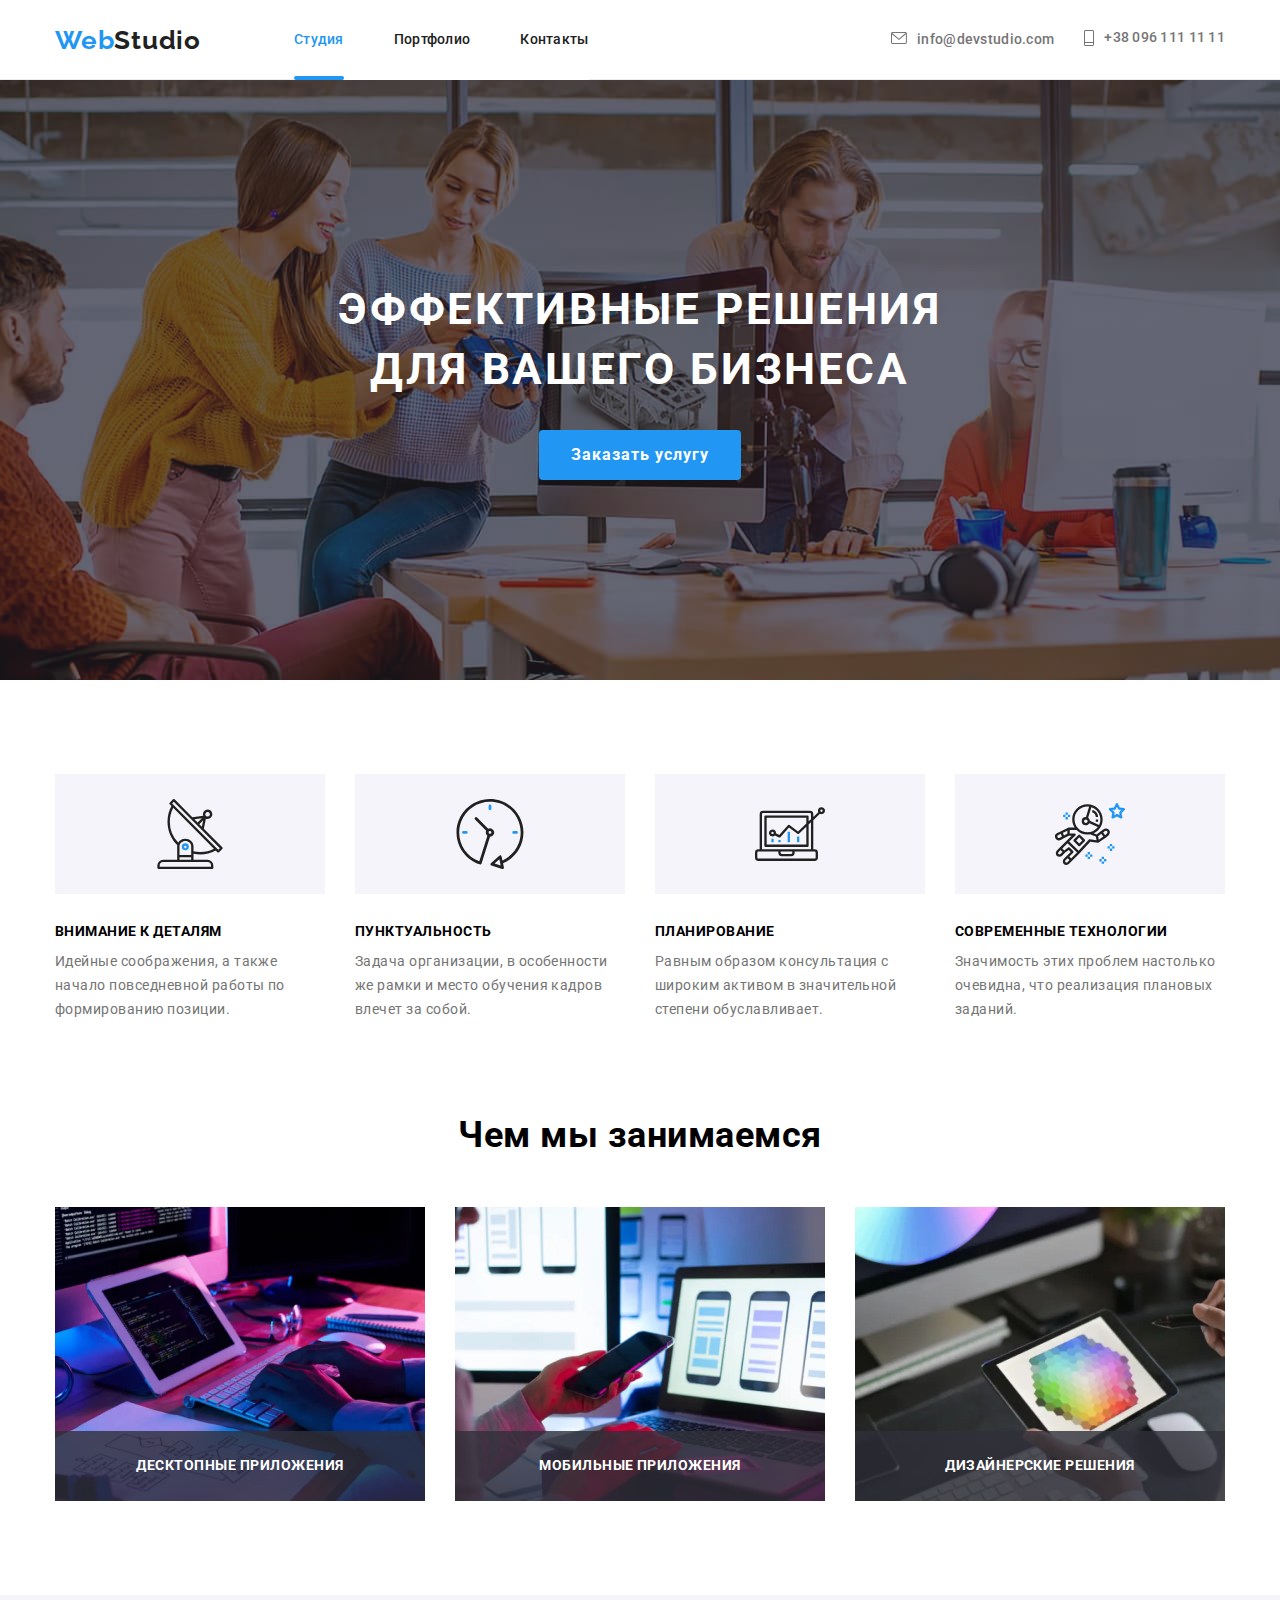
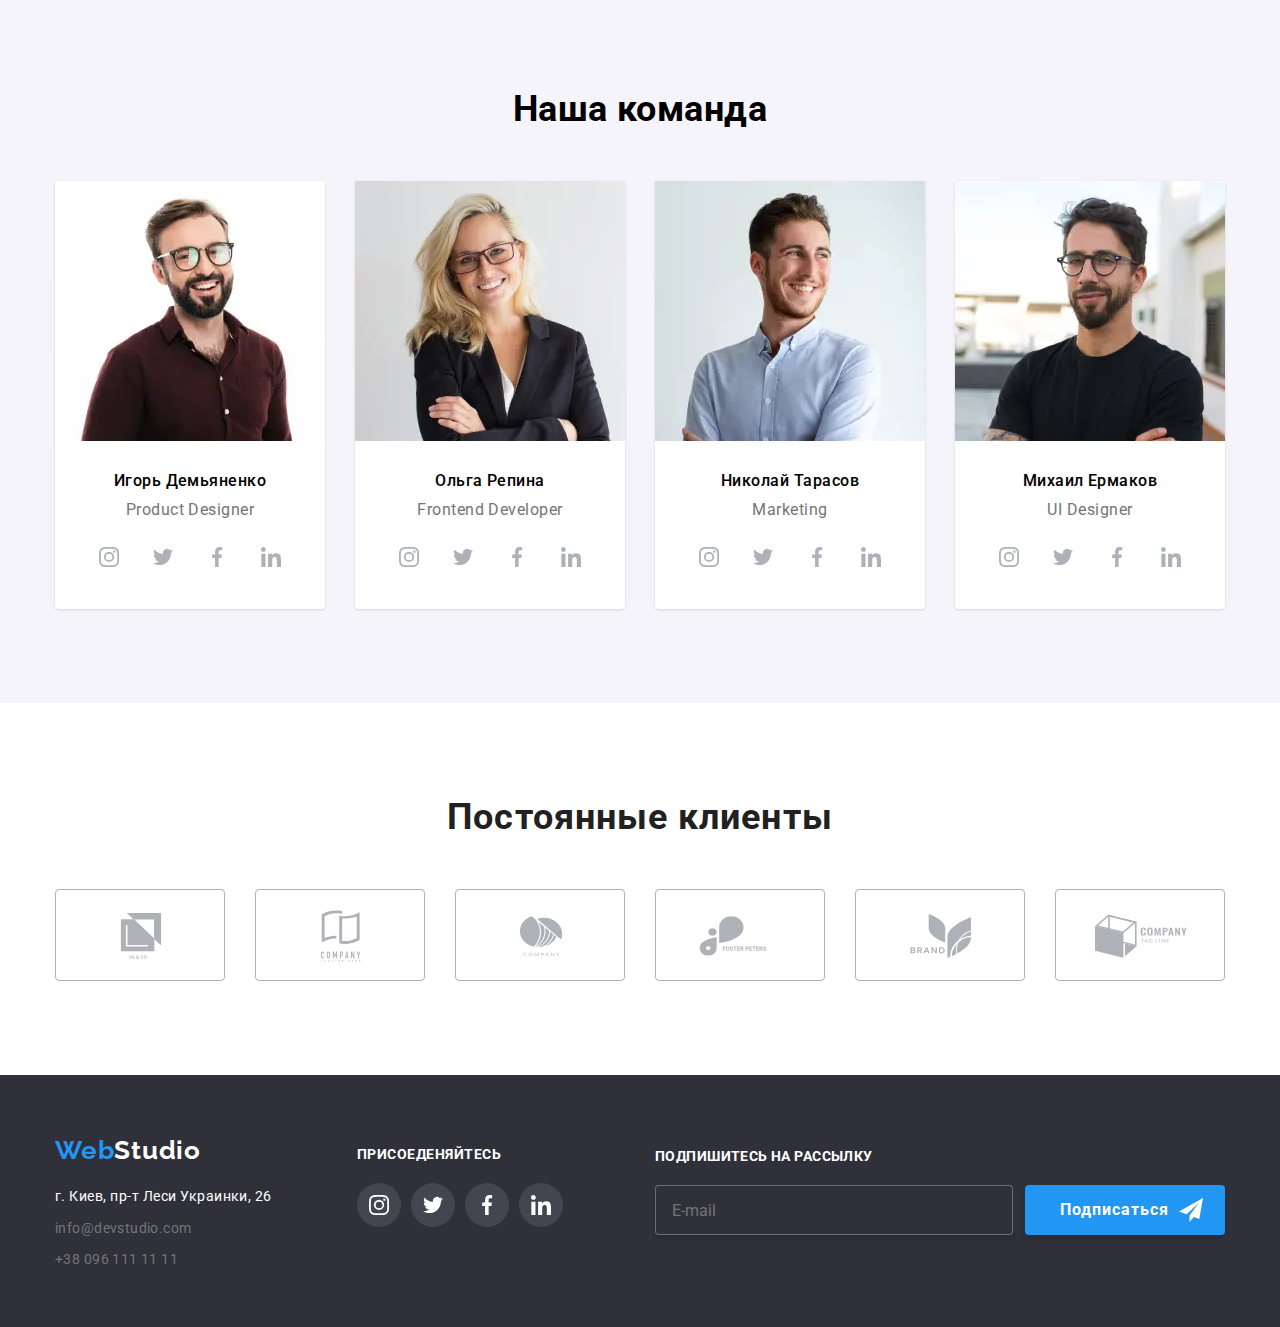
<file: index.html>
<!DOCTYPE html>
<html lang="ru">
<head>
    <meta charset="UTF-8">
    <meta http-equiv="X-UA-Compatible" content="IE=edge">
    <meta name="viewport" content="width=device-width, initial-scale=1.0">
    <title>Document</title>
    <link href="https://fonts.googleapis.com/css2?family=Raleway:wght@700&family=Roboto:wght@400;500;700;900&display=swap" rel="stylesheet">
    <link rel="stylesheet" href="./css/main.min.css">
</head>
<body>
<!-- хедер -->
<header>
    <div class="container">

<!-- мобільне меню -->
    <div class="mobile" id="mobile" data-menu>
        <ul class="mobile__first">
            <li class="mobile__item"><a href="./index.html" class="mobile__link current">Студия </a></li>
            <li class="mobile__item"><a href="./portfolioBEM.html" class="mobile__link">Портфолио</a></li>
            <li class="mobile__item"><a href="" class="mobile__link">Контакты</a></li>
        </ul>
    
        <ul class="mobile__secondary">
            <li class="mobile-secondary__item">
            <a href="" class="mobile__link mobile__link--number">+38 096 111 11 11</a></li>
                
            <li class="mobile-secondary__item">
            <a href="" class="mobile__link mobile__link--email">info@devstudio.com</a></li>
    
        <ul class="mobile-media">
            <li class="mobile-media__item"><a href="" class="mobile-media__link">Instagram</a></li>
            <li class="mobile-media__item"><a href="" class="mobile-media__link">Twitter</a></li>
            <li class="mobile-media__item"><a href="" class="mobile-media__link">Facebook</a></li>
            <li class="mobile-media__item"><a href="" class="mobile-media__link">LinkedIn</a></li>
        </ul>
    </div>

<!-- логотип -->
<nav class="logo">
<a href="" class="logo__main"><span class="logo__accent">Web</span>Studio</a>

<!-- кнопка мобільного меню -->
<button type="button" class="burger__icon" 
    aria-expanded="false"
    aria-controls="mobile"
    data-menu-button>
    <svg class="burger__svg" 
        width="40" 
        height="40" 
        aria-label="Переключатель мобильного меню">
        <use class="svg__menu"  href="./svg-set.svg#icon-burger_menu"></use>
        <use class="svg__close" href="./svg-set.svg#icon-burger_close"></use>
        </svg>
</button>

<!-- навігація -->
    <ul class="main-nav">
        <li class="main-nav__item"><a href="./index.html" class="main-nav__link current">Студия</a></li>
        <li class="main-nav__item"><a href="./portfolioBEM.html" class="main-nav__link">Портфолио</a></li>
        <li class="main-nav__item"><a href="" class="main-nav__link">Контакты</a></li>
    </ul>
    
    <ul class="auth-nav">

        <li class="auth-nav__item">
        <a href="" class="auth-nav__link"><div class="auth-nav__icon">
            <svg class="auth-nav__svg" width="16" height="12">
            <use href="./svg-set.svg#icon-mail"></use>
            </svg></div>info@devstudio.com</a></li>

        <li class="auth-nav__item"><a href="" class="auth-nav__link auth-nav__link--number">
            <div class="auth-nav__icon">
            <svg class="auth-nav__svg" width="10" height="16">
            <use href="./svg-set.svg#icon-phone"></use>
            </svg></div>+38 096 111 11 11</a></li>
    </ul>
    </div>
    </nav>
</header>

<!-- герой -->
<main>
    <div class="hero__bgc-dgrey">
    <div class="container">
        <section class="hero">
        <h1 class="hero__title">Эффективные решения<br>для вашего бизнеса</h1>
        <button data-open-modal class="hero__button">Заказать услугу</button>
        </section>
    </div>
    </div>
<!-- модалка -->
<div class="backdrop is-hiden" data-backdrop>
<form class="modal">
    <h2 class="modal__title">Оставьте свои данные, мы вам перезвоним</h2>
        
    <div class="modal__input">
        <label class="label">
        <input class="label__input" type="text" name="name">
        <span class="label__name">Имя</span>
        <span><svg class="label__svg" width=18 height=18>
        <use href="./svg-set.svg#icon-people"></use></svg></span>
        </label>
            
        <label class="label">
        <input class="label__input" type="tel" name="phone">
        <span class="label__name">Телефон</span>
        <span><svg class="label__svg" width=18 height=18>
        <use href="./svg-set.svg#icon-phone2"></use></svg></span>
        </label> 
    
        <label class="label">
        <input class="label__input" type="email" name="email">
        <span class="label__name">Почта</span>
        <span><svg class="label__svg" width=18 height=18>
        <use href="./svg-set.svg#icon-mail2"></use></svg></span>
        </label> 

        <label class="label" for="comments">
        <span class="label__name">Комментарий</span> </label>
        <textarea class="label__comments" name="comments" id="comments" 
        placeholder="Введите текст"></textarea>
    </div>
<!-- модалка ліцензія -->
    <label class="license">
        <input class="license__checkbox" type="checkbox" name="license">
        <span class="license__svg"><svg width="16" height="15" >
        <use href="./svg-set.svg#icon-qw"></use>
        </svg></span>
        <span class="license__svg license__svg--check"><svg width="16" height="15" >
        <use href="./svg-set.svg#icon-check"></use>
        </svg></span>
        <span class="license__text">Соглашаюсь с рассылкой и принимаю <a class="license__link" href="">Условия договора</a></span>
    </label>
 <!-- модалка кнопка -->
    <div class="hero__button--modal">
    <button class="hero__button" type="submit">Отправить</button>
    </div>
<!-- модалка кнопка закрити -->
    <div class="close">
    <button class="close__icon" data-close-modal>
        <svg class="close__svg" width="11" height="11">
        <use href="./svg-set.svg#icon-close"></use>
        </svg></button>
    </div>
</form>

<!-- переваги -->
</div>
<section>
<div class="container">
    <h2 class="title-hide">Наши приимущества</h2>
    <ul class="advances">
        <li class="advances__item">
            <div class="advances__icon">
            <svg class="advances__svg" width="70" height="70">
            <use href="./svg-set.svg#icon-antenna"></use>
            </svg></div>

            <h3 class="advances__title">Внимание к деталям</h3>
            <p class="advances__text">Идейные соображения, а также начало повседневной работы по формированию позиции.</p></li>
        
        
        <li class="advances__item">
            <div class="advances__icon">
            <svg class="advances__svg" width="70" height="70">
            <use href="./svg-set.svg#icon-clock"></use>
            </svg></div>
            
            <h3 class="advances__title">Пунктуальность</h3>
            <p class="advances__text">Задача организации, в особенности же рамки и место обучения кадров влечет за собой.</p></li>
       
       
        <li class="advances__item">
            <div class="advances__icon">
            <svg class="advances__svg" width="70" height="70">
            <use href="./svg-set.svg#icon-diagram"></use>
            </svg></div>

            <h3 class="advances__title">Планирование</h3>
             <p class="advances__text">Равным образом консультация с широким активом в значительной степени обуславливает.</p></li>
        
        
        <li class="advances__item advances__item--astro">
            <div class="advances__icon">
            <svg class="advances__svg" width="70" height="70">
            <use href="./svg-set.svg#icon-astro"></use>
            </svg></div>

            <h3 class="advances__title">Современные технологии</h3>
            <p class="advances__text">Значимость этих проблем настолько очевидна, что реализация плановых заданий.</p></li>    
    </ul>
</div>
</section>

<!-- про нашу роботу -->
<section>
<div class="container">
    <h2 class="title">Чем мы занимаемся</h2>
    <ul class="about">
        <li class="about__item">
        <picture>
        <source srcset="./images/f1.webp" 
                type="image/webp"/>
        <img src="./images/f1.jpg" alt="" width="370">
        </picture>
        <p class="about__text">Десктопные приложения</p>
        </li>

        <li class="about__item">
        <picture>
        <source srcset="./images/f2.webp" 
                type="image/webp"/>
        <img src="./images/f2.jpg" alt="" width="370">
        </picture>
        <p class="about__text">Мобильные приложения</p>
        </li>

        <li class="about__item">
        <picture>
        <source srcset="./images/f3.webp" 
                type="image/webp"/>
        <img src="./images/f3.jpg" alt="" width="370">
        </picture>
        <p class="about__text">Дизайнерские решения</p>
        </li>
    </ul>
    </div>
</section>

<!-- наша команда -->
<section class="team__bgc-grey">
<div class="container">
    <h2 class="title--team">Наша команда</h2>
    <ul class="team">
        <li class="team__item">

        <picture>
        <!-- desktop -->
            <source srcset="./images/1170-photo1.webp 1x,
                            ./images/1170-photo1x2.webp 2x,
                            ./images/1170-photo1x3.webp 3x" 
                            type="image/webp"
            media="(min-width: 1170px)">
            <source srcset="./images/1170-photo1.jpg 1x,
                            ./images/1170-photo1x2.jpg 2x,
                            ./images/1170-photo1x3.jpg 3x"
            media="(min-width: 1170px)">
        
            
        <!-- tablet -->
            <source srcset="./images/768-photo1.webp 1x,
                            ./images/768-photo1x2.webp 2x,
                            ./images/768-photo1x3.webp 3x" 
                            type="image/webp"
            media="(min-width: 768px)"/>
            <source srcset="./images/768-photo1.jpg 1x,
                            ./images/768-photo1x2.jpg 2x,
                            ./images/768-photo1x3.jpg 3x" 
            media="(min-width: 768px)">

        <!-- mobile -->
            <source srcset="./images/480-photo1.webp 1x,
                            ./images/480-photo1x2.webp 2x,
                            ./images/480-photo1x3.webp 3x" 
                            type="image/webp">
            <img class="team__img" src="./images/480-photo1.jpg 1x,
                      ./images/480-photo1x2.jpg 2x,
                      ./images/480-photo1x3.jpg 3x," alt="">
        </picture>

        <div class="team__name">
            <h3 class="team__title">Игорь Демьяненко</h3>
            <p class="team__text">Product Designer</p>
            <ul class="media">
                <li class="media__item"><a href="" aria-label="instagramm" class="media__link">
                <div class="media__icon">
                <svg class="madia__svg" width="20" height="20">
                <use href="./svg-set.svg#icon-instagram"></use>
                </svg></div></a></li>

                    <li class="media__item"><a href="" aria-label="twitter" class="media__link">
                        <div class="media__icon">
                        <svg class="madia__svg" width="20" height="20">
                        <use href="./svg-set.svg#icon-twitter"></use>
                        </svg></div></a></li>

                    <li class="media__item"><a href="" aria-label="facebook" class="media__link">
                        <div class="media__icon">
                        <svg class="madia__svg" width="20" height="20">
                        <use href="./svg-set.svg#icon-facebook"></use>
                        </svg></div></a></li>

                    <li class="media__item"><a href="" aria-label="linkedin" class="media__link">
                        <div class="media__icon">
                        <svg class="madia__svg" width="20" height="20">
                        <use href="./svg-set.svg#icon-linkedin"></use>
                            </svg></div></a></li>
                </ul>
            </div></li>
    <li class="team__item">
        <picture>
            <!-- desktop -->
                <source srcset="./images/1170-photo2.webp 1x,
                                ./images/1170-photo2x2.webp 2x,
                                ./images/1170-photo2x3.webp 3x" 
                                type="image/webp"
                media="(min-width: 1170px)">
                <source srcset="./images/1170-photo2.jpg 1x,
                                ./images/1170-photo2x2.jpg 2x,
                                ./images/1170-photo2x3.jpg 3x"
                media="(min-width: 1170px)">
            
                
            <!-- tablet -->
                <source srcset="./images/768-photo2.webp 1x,
                                ./images/768-photo2x2.webp 2x,
                                ./images/768-photo2x3.webp 3x" 
                                type="image/webp"
                media="(min-width: 768px)"/>
                <source srcset="./images/768-photo2.jpg 1x,
                                ./images/768-photo2x2.jpg 2x,
                                ./images/768-photo2x3.jpg 3x" 
                media="(min-width: 768px)">
    
            <!-- mobile -->
                <source srcset="./images/480-photo2.webp 1x,
                                ./images/480-photo2x2.webp 2x,
                                ./images/480-photo2x3.webp 3x" 
                                type="image/webp">
                <img class="team__img" src="./images/480-photo2.jpg 1x,
                          ./images/480-photo2x2.jpg 2x,
                          ./images/480-photo2x3.jpg 3x," alt="">
            </picture>  

    <div class="team__name">
                <h3 class="team__title">Ольга Репина</h3>
                <p class="team__text">Frontend Developer</p>
                <ul class="media">
                    <li class="media__item"><a href="" aria-label="instagramm" class="media__link">
                    <div class="media__icon">
                    <svg class="madia__svg" width="20" height="20">
                    <use href="./svg-set.svg#icon-instagram"></use>
                    </svg></div></a></li>

                    <li class="media__item"><a href="" aria-label="twitter" class="media__link">
                        <div class="media__icon">
                        <svg class="madia__svg" width="20" height="20">
                        <use href="./svg-set.svg#icon-twitter"></use>
                        </svg></div></a></li>

                    <li class="media__item"><a href="" aria-label="facebook" class="media__link">
                        <div class="media__icon">
                        <svg class="madia__svg" width="20" height="20">
                        <use href="./svg-set.svg#icon-facebook"></use>
                        </svg></div></a></li>

                    <li class="media__item"><a href="" aria-label="linkedin" class="media__link">
                        <div class="media__icon">
                        <svg class="madia__svg" width="20" height="20">
                        <use href="./svg-set.svg#icon-linkedin"></use>
                        </svg></div></a></li>
                </ul>
            </div></li>
    <li class="team__item">
        <picture>
            <!-- desktop -->
                <source srcset="./images/1170-photo3.webp 1x,
                                ./images/1170-photo3x2.webp 2x,
                                ./images/1170-photo3x3.webp 3x" 
                                type="image/webp"
                media="(min-width: 1170px)">
                <source srcset="./images/1170-photo3.jpg 1x,
                                ./images/1170-photo3x2.jpg 2x,
                                ./images/1170-photo3x3.jpg 3x"
                media="(min-width: 1170px)">
            
                
            <!-- tablet -->
                <source srcset="./images/768-photo3.webp 1x,
                                ./images/768-photo3x2.webp 2x,
                                ./images/768-photo3x3.webp 3x" 
                                type="image/webp"
                media="(min-width: 768px)"/>
                <source srcset="./images/768-photo3.jpg 1x,
                                ./images/768-photo3x2.jpg 2x,
                                ./images/768-photo3x3.jpg 3x" 
                media="(min-width: 768px)">
    
            <!-- mobile -->
                <source srcset="./images/480-photo3.webp 1x,
                                ./images/480-photo3x2.webp 2x,
                                ./images/480-photo3x3.webp 3x" 
                                type="image/webp">
                <img class="team__img" src="./images/480-photo3.jpg 1x,
                          ./images/480-photo3x2.jpg 2x,
                          ./images/480-photo3x3.jpg 3x," alt="">
            </picture>
    <div class="team__name">
                <h3 class="team__title">Николай Тарасов</h3>
                <p class="team__text">Marketing</p>
                <ul class="media">
                    <li class="media__item"><a href="" aria-label="instagramm" class="media__link">
                        <div class="media__icon">
                        <svg class="madia__svg" width="20" height="20">
                        <use href="./svg-set.svg#icon-instagram"></use>
                        </svg></div></a></li>
                        
                    <li class="media__item"><a href="" aria-label="twitter" class="media__link">
                        <div class="media__icon">
                        <svg class="madia__svg" width="20" height="20">
                        <use href="./svg-set.svg#icon-twitter"></use>
                        </svg></div></a></li>

                    <li class="media__item"><a href="" aria-label="facebook" class="media__link">
                        <div class="media__icon">
                        <svg class="madia__svg" width="20" height="20">
                        <use href="./svg-set.svg#icon-facebook"></use>
                        </svg></div></a></li>

                    <li class="media__item"><a href="" aria-label="linkedin" class="media__link">
                        <div class="media__icon">
                        <svg class="madia__svg" width="20" height="20">
                        <use href="./svg-set.svg#icon-linkedin"></use>
                        </svg></div></a></li>
                </ul>
            </div></li>
    <li class="team__item">
        <picture>
            <!-- desktop -->
                <source srcset="./images/1170-photo4.webp 1x,
                                ./images/1170-photo4x2.webp 2x,
                                ./images/1170-photo4x3.webp 3x" 
                                type="image/webp"
                media="(min-width: 1170px)">
                <source srcset="./images/1170-photo4.jpg 1x,
                                ./images/1170-photo4x2.jpg 2x,
                                ./images/1170-photo4x3.jpg 3x"
                media="(min-width: 1170px)">
            
                
            <!-- tablet -->
                <source srcset="./images/768-photo4.webp 1x,
                                ./images/768-photo4x2.webp 2x,
                                ./images/768-photo4x3.webp 3x" 
                                type="image/webp"
                media="(min-width: 768px)"/>
                <source srcset="./images/768-photo4.jpg 1x,
                                ./images/768-photo4x2.jpg 2x,
                                ./images/768-photo4x3.jpg 3x" 
                media="(min-width: 768px)">
    
            <!-- mobile -->
                <source srcset="./images/480-photo4.webp 1x,
                                ./images/480-photo4x2.webp 2x,
                                ./images/480-photo4x3.webp 3x" 
                                type="image/webp">
                <img class="team__img" src="./images/480-photo4.jpg 1x,
                          ./images/480-photo4x2.jpg 2x,
                          ./images/480-photo4x3.jpg 3x," alt="">
            </picture>     
    
    <div class="team__name">
                <h3 class="team__title">Михаил Ермаков</h3>
                <p class="team__text">UI Designer</p>
                <ul class="media media-footer">
                    <li class="media__item"><a href="" aria-label="instagramm" class="media__link">
                        <div class="media__icon">
                        <svg class="madia__svg" width="20" height="20">
                        <use href="./svg-set.svg#icon-instagram"></use>
                        </svg></div></a></li>

                    <li class="media__item"><a href="" aria-label="twitter" class="media__link">
                        <div class="media__icon">
                        <svg class="madia__svg" width="20" height="20">
                        <use href="./svg-set.svg#icon-twitter"></use>
                            </svg></div></a></li>

                    <li class="media__item"><a href="" aria-label="facebook" class="media__link">
                        <div class="media__icon">
                        <svg class="madia__svg" width="20" height="20">
                        <use href="./svg-set.svg#icon-facebook"></use>
                        </svg></div></a></li>

                    <li class="media__item"><a href="" aria-label="linkedin" class="media__link">
                        <div class="media__icon">
                        <svg class="madia__svg" width="20" height="20">
                        <use href="./svg-set.svg#icon-linkedin"></use>
                        </svg></div></a></li>
                </ul>
            </div></li>
        </ul>
</div> 
</section>

<!-- партнери -->
<section>
    <div class="container">
        <h2 class="group-title">Постоянные клиенты</h2>
        <ul class="group">
            <li class="group__item"><a href="" class="group__link">
                <div class="group__icon">
                <svg class="group__svg" width="41" height="46.7">
                <use href="./svg-set.svg#icon-group-6"></use>
                </svg></div></a></li>
                
            <li class="group__item"><a href="" class="group__link">
                <div class="group__icon">
                <svg class="group__svg" width="40" height="52">
                <use href="./svg-set.svg#icon-group-5"></use>
                </svg></div></a></li>

            <li class="group__item"><a href="" class="group__link">
                <div class="group__icon">
                <svg class="group__svg" width="43.46" height="41.18">
                <use href="./svg-set.svg#icon-group-4"></use>
                </svg></div></a></li>

            <li class="group__item"><a href="" class="group__link">
                <div class="group__icon">
                <svg class="group__svg" width="84.44" height="40.62">
                <use href="./svg-set.svg#icon-group-2"></use>
                </svg></div></a></li>

            <li class="group__item"><a href="" class="group__link">
                <div class="group__icon">
                <svg class="group__svg" width="62.54" height="45.43">
                <use href="./svg-set.svg#icon-group-1"></use>
                </svg></div></a></li>

            <li class="group__item"><a href="" class="group__link">
                <div class="group__icon">
                <svg class="group__svg" width="93.79" height="43.93">
                <use href="./svg-set.svg#icon-group-3"></use>
                </svg></div></a></li>
        </ul>
    </div>
</section>
</main>

<!-- футер -->
<footer class="page-footer">
    <div class="container">
    <ul class="footer-main">
        <li class="footer-main__item">
        <a href="" class=" logo__main page-footer__logo__main"><span class="logo__accent">Web</span>Studio</a>
        
        <address class="adress">
        <span class="address__text">г. Киев, пр-т Леси Украинки, 26</span>
        </address>
        
        <ul class="footer-nav">
        <li class="footer-nav__item"><a href="" class="footer-nav__link">info@devstudio.com</a></li>
        <li class="footer-nav__item"><a href="" class="footer-nav__link">+38 096 111 11 11</a></li>
        </ul>
        </li>
<!-- футер медіа -->
        <li class="foter-main__item">
        <h2 class="join__title">Присоеденяйтесь</h2>
        <ul class="media footer__media">
        <li class="media__item media__item--grey"><a href="" class="media__link media__link--white">
        <div class="media__icon">
            <svg class="madia__svg" width="20" height="20">
            <use href="./svg-set.svg#icon-instagram"></use>
            </svg></div></a></li>
                    
        <li class="media__item media__item--grey"><a href="" class="media__link media__link--white">
        <div class="media__icon">
            <svg class="madia__svg" width="20" height="20">
            <use href="./svg-set.svg#icon-twitter"></use>
            </svg></div></a></li>
                            
        <li class="media__item media__item--grey"><a href="" class="media__link media__link--white">
        <div class="media__icon">
            <svg class="madia__svg" width="20" height="20">
            <use href="./svg-set.svg#icon-facebook"></use>
            </svg></div></a></li>
                        
        <li class="media__item media__item--grey"><a href="" class="media__link media__link--white">
        <div class="media__icon">
            <svg class="madia__svg" width="20" height="20">
            <use href="./svg-set.svg#icon-linkedin"></use>
            </svg></div></a></li>
                    
        </ul>
        </li>
                  
<!-- футер інпут -->
    <form class="footer-auth">
        <label class="mail__label">
        <span class="mail__title">Подпишитесь на рассылку</span>
        <input class="mail__input" type="email" placeholder="E-mail"></label>
            
        <div class="footer-button">
        <button type="submit" class="mail__button"><span class="mail__span">Подписаться</span>
            <div class="mail__icon">
            <svg class="mail__svg" width="24" height="24" >
            <use href="./svg-set.svg#icon-send"></use>
            </svg></div></button>
        </div>
</form>                  
</div>
</footer>

<script>
    const refs = {
        openModalBtn: document.querySelector("[data-open-modal]"),
        closeModalBtn: document.querySelector("[data-close-modal]"),
        backdrop: document.querySelector("[data-backdrop]"),
    };

    refs.openModalBtn.addEventListener("click", toggleModal);
    refs.closeModalBtn.addEventListener("click", toggleModal);

    refs.backdrop.addEventListener("click", logBackdropClick);

    function toggleModal() {
        document.body.classList.toggle("modal-open")
        refs.backdrop.classList.toggle("is-hiden");
        
    }

    function logBackdropClick() {
        console.log("это клик в бекдроп");
    }
</script>

<script src="./js/menu.js"></script>
</body>
</html>
</file>
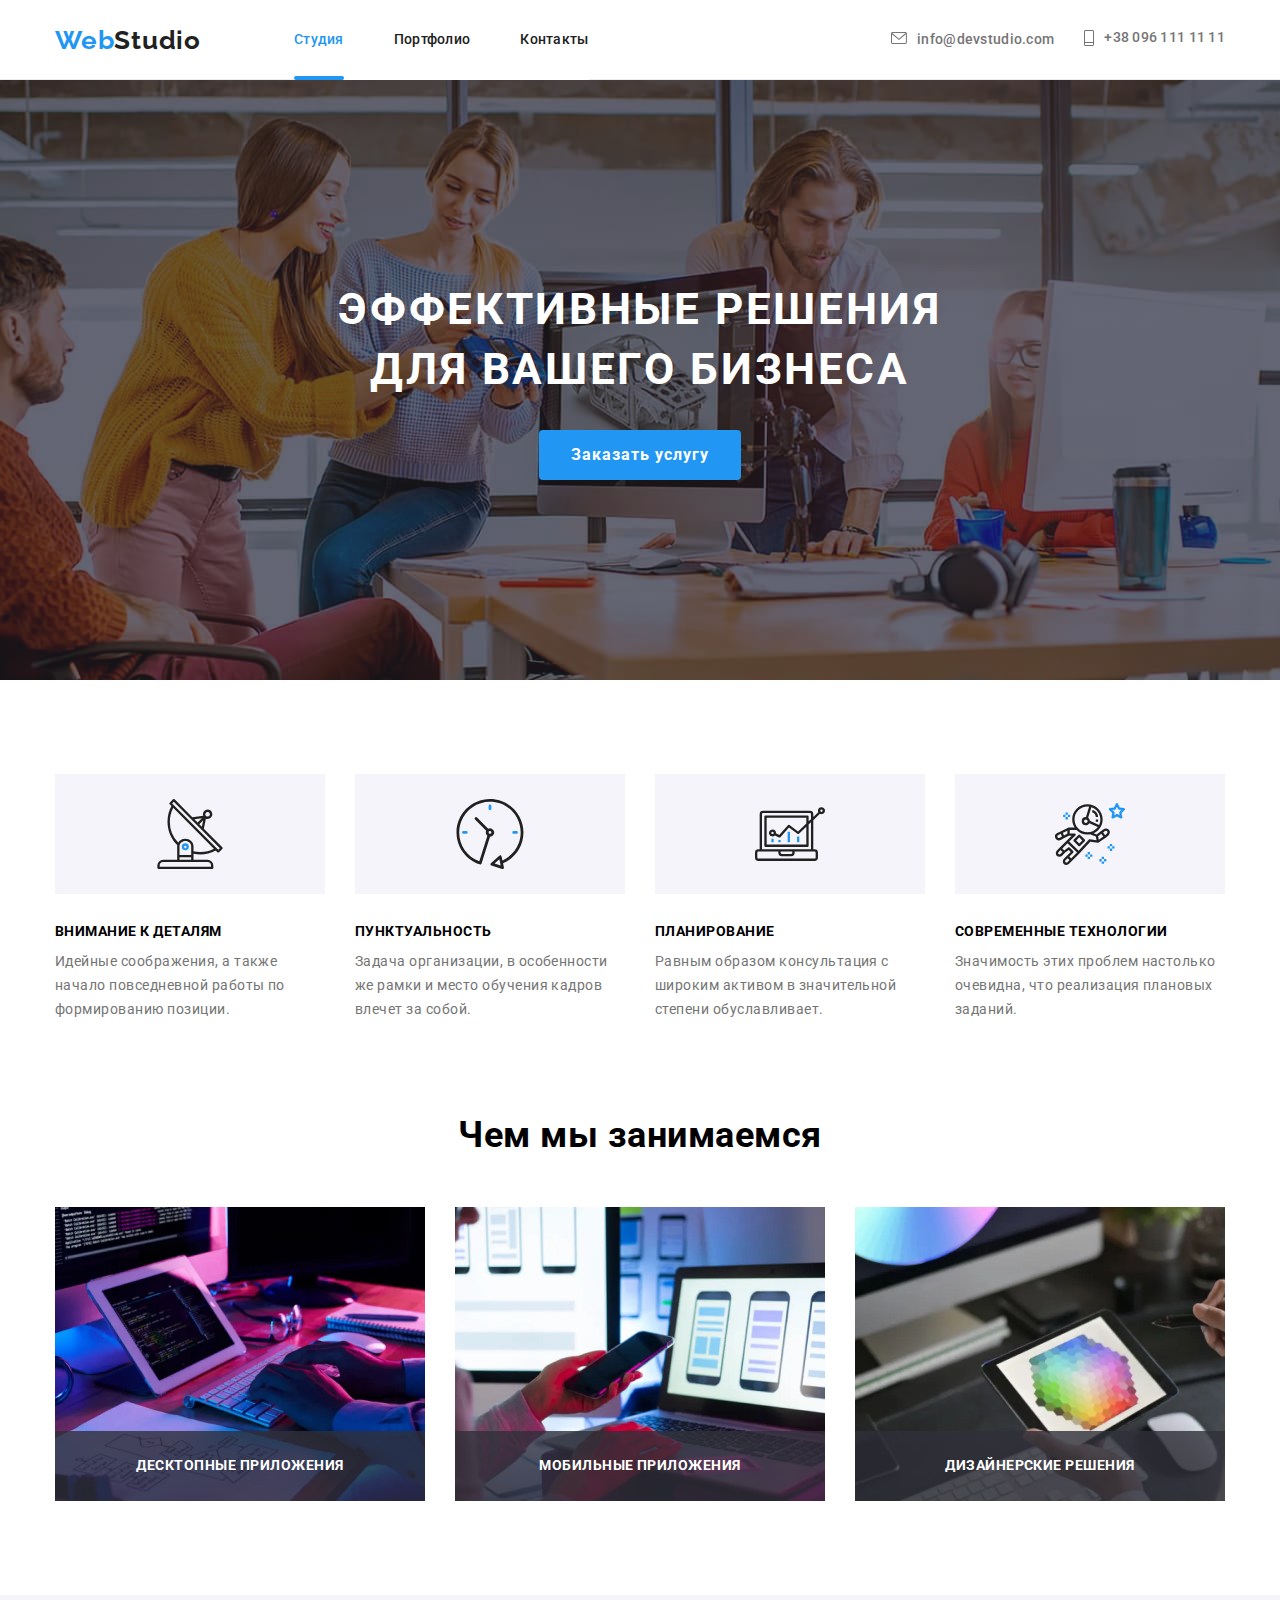
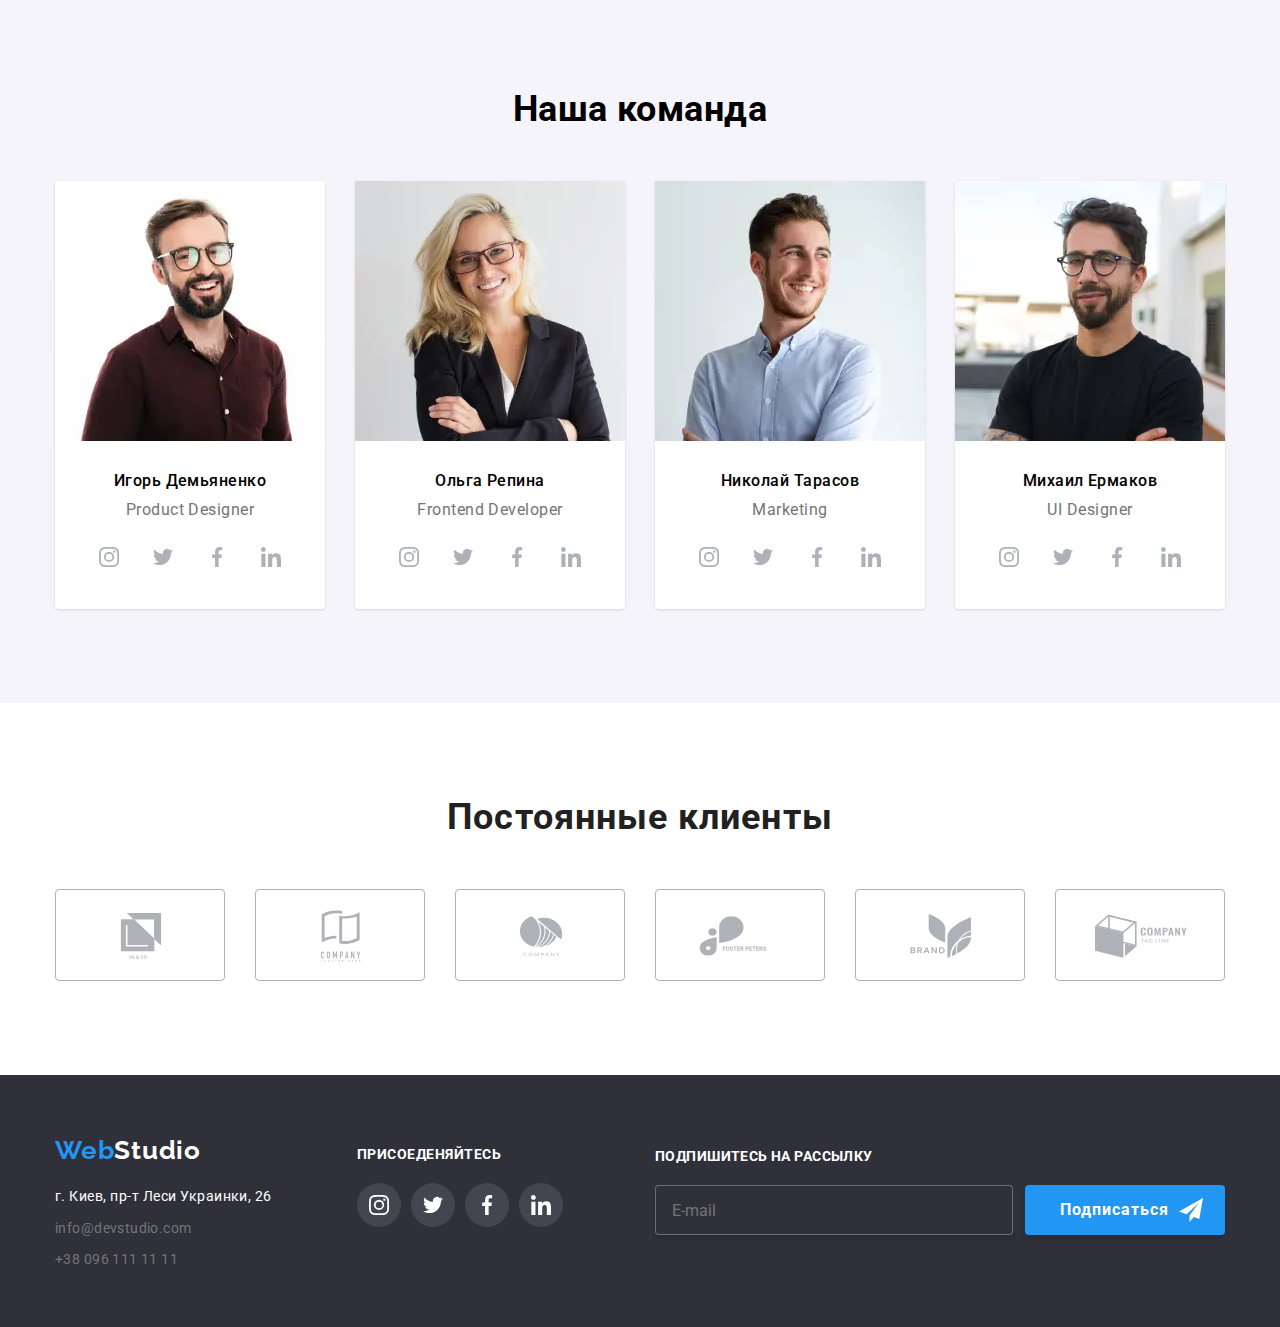
<file: index.html.html>
<!DOCTYPE html>
<html lang="ru">
<head>
    <meta charset="UTF-8">
    <meta http-equiv="X-UA-Compatible" content="IE=edge">
    <meta name="viewport" content="width=device-width, initial-scale=1.0">
    <title>Document</title>
    <link href="https://fonts.googleapis.com/css2?family=Raleway:wght@700&family=Roboto:wght@400;500;700;900&display=swap" rel="stylesheet">
    <link rel="stylesheet" href="./css/main.min.css">
</head>
<body>
<!-- хедер -->
<header>
    <div class="container">

<!-- мобільне меню -->
    <div class="mobile" id="mobile" data-menu>
        <ul class="mobile__first">
            <li class="mobile__item"><a href="./mainBEM.html" class="mobile__link current">Студия </a></li>
            <li class="mobile__item"><a href="./portfolioBEM.html" class="mobile__link">Портфолио</a></li>
            <li class="mobile__item"><a href="" class="mobile__link">Контакты</a></li>
        </ul>
    
        <ul class="mobile__secondary">
            <li class="mobile-secondary__item">
            <a href="" class="mobile__link mobile__link--number">+38 096 111 11 11</a></li>
                
            <li class="mobile-secondary__item">
            <a href="" class="mobile__link mobile__link--email">info@devstudio.com</a></li>
    
        <ul class="mobile-media">
            <li class="mobile-media__item"><a href="" class="mobile-media__link">Instagram</a></li>
            <li class="mobile-media__item"><a href="" class="mobile-media__link">Twitter</a></li>
            <li class="mobile-media__item"><a href="" class="mobile-media__link">Facebook</a></li>
            <li class="mobile-media__item"><a href="" class="mobile-media__link">LinkedIn</a></li>
        </ul>
    </div>

<!-- логотип -->
<nav class="logo">
<a href="" class="logo__main"><span class="logo__accent">Web</span>Studio</a>

<!-- кнопка мобільного меню -->
<button type="button" class="burger__icon" 
    aria-expanded="false"
    aria-controls="mobile"
    data-menu-button>
    <svg class="burger__svg" 
        width="40" 
        height="40" 
        aria-label="Переключатель мобильного меню">
        <use class="svg__menu"  href="./svg-set.svg#icon-burger_menu"></use>
        <use class="svg__close" href="./svg-set.svg#icon-burger_close"></use>
        </svg>
</button>

<!-- навігація -->
    <ul class="main-nav">
        <li class="main-nav__item"><a href="./mainBEM.html" class="main-nav__link current">Студия</a></li>
        <li class="main-nav__item"><a href="./portfolioBEM.html" class="main-nav__link">Портфолио</a></li>
        <li class="main-nav__item"><a href="" class="main-nav__link">Контакты</a></li>
    </ul>
    
    <ul class="auth-nav">

        <li class="auth-nav__item">
        <a href="" class="auth-nav__link"><div class="auth-nav__icon">
            <svg class="auth-nav__svg" width="16" height="12">
            <use href="./svg-set.svg#icon-mail"></use>
            </svg></div>info@devstudio.com</a></li>

        <li class="auth-nav__item"><a href="" class="auth-nav__link auth-nav__link--number">
            <div class="auth-nav__icon">
            <svg class="auth-nav__svg" width="10" height="16">
            <use href="./svg-set.svg#icon-phone"></use>
            </svg></div>+38 096 111 11 11</a></li>
    </ul>
    </div>
    </nav>
</header>

<!-- герой -->
<main>
    <div class="hero__bgc-dgrey">
    <div class="container">
        <section class="hero">
        <h1 class="hero__title">Эффективные решения<br>для вашего бизнеса</h1>
        <button data-open-modal class="hero__button">Заказать услугу</button>
        </section>
    </div>
    </div>
<!-- модалка -->
<div class="backdrop is-hiden" data-backdrop>
<form class="modal">
    <h2 class="modal__title">Оставьте свои данные, мы вам перезвоним</h2>
        
    <div class="modal__input">
        <label class="label">
        <input class="label__input" type="text" name="name">
        <span class="label__name">Имя</span>
        <span><svg class="label__svg" width=18 height=18>
        <use href="./svg-set.svg#icon-people"></use></svg></span>
        </label>
            
        <label class="label">
        <input class="label__input" type="tel" name="phone">
        <span class="label__name">Телефон</span>
        <span><svg class="label__svg" width=18 height=18>
        <use href="./svg-set.svg#icon-phone2"></use></svg></span>
        </label> 
    
        <label class="label">
        <input class="label__input" type="email" name="email">
        <span class="label__name">Почта</span>
        <span><svg class="label__svg" width=18 height=18>
        <use href="./svg-set.svg#icon-mail2"></use></svg></span>
        </label> 

        <label class="label" for="comments">
        <span class="label__name">Комментарий</span> </label>
        <textarea class="label__comments" name="comments" id="comments" 
        placeholder="Введите текст"></textarea>
    </div>
<!-- модалка ліцензія -->
    <label class="license">
        <input class="license__checkbox" type="checkbox" name="license">
        <span class="license__svg"><svg width="16" height="15" >
        <use href="./svg-set.svg#icon-qw"></use>
        </svg></span>
        <span class="license__svg license__svg--check"><svg width="16" height="15" >
        <use href="./svg-set.svg#icon-check"></use>
        </svg></span>
        <span class="license__text">Соглашаюсь с рассылкой и принимаю <a class="license__link" href="">Условия договора</a></span>
    </label>
 <!-- модалка кнопка -->
    <div class="hero__button--modal">
    <button class="hero__button" type="submit">Отправить</button>
    </div>
<!-- модалка кнопка закрити -->
    <div class="close">
    <button class="close__icon" data-close-modal>
        <svg class="close__svg" width="11" height="11">
        <use href="./svg-set.svg#icon-close"></use>
        </svg></button>
    </div>
</form>

<!-- переваги -->
</div>
<section>
<div class="container">
    <h2 class="title-hide">Наши приимущества</h2>
    <ul class="advances">
        <li class="advances__item">
            <div class="advances__icon">
            <svg class="advances__svg" width="70" height="70">
            <use href="./svg-set.svg#icon-antenna"></use>
            </svg></div>

            <h3 class="advances__title">Внимание к деталям</h3>
            <p class="advances__text">Идейные соображения, а также начало повседневной работы по формированию позиции.</p></li>
        
        
        <li class="advances__item">
            <div class="advances__icon">
            <svg class="advances__svg" width="70" height="70">
            <use href="./svg-set.svg#icon-clock"></use>
            </svg></div>
            
            <h3 class="advances__title">Пунктуальность</h3>
            <p class="advances__text">Задача организации, в особенности же рамки и место обучения кадров влечет за собой.</p></li>
       
       
        <li class="advances__item">
            <div class="advances__icon">
            <svg class="advances__svg" width="70" height="70">
            <use href="./svg-set.svg#icon-diagram"></use>
            </svg></div>

            <h3 class="advances__title">Планирование</h3>
             <p class="advances__text">Равным образом консультация с широким активом в значительной степени обуславливает.</p></li>
        
        
        <li class="advances__item advances__item--astro">
            <div class="advances__icon">
            <svg class="advances__svg" width="70" height="70">
            <use href="./svg-set.svg#icon-astro"></use>
            </svg></div>

            <h3 class="advances__title">Современные технологии</h3>
            <p class="advances__text">Значимость этих проблем настолько очевидна, что реализация плановых заданий.</p></li>    
    </ul>
</div>
</section>

<!-- про нашу роботу -->
<section>
<div class="container">
    <h2 class="title">Чем мы занимаемся</h2>
    <ul class="about">
        <li class="about__item">
        <picture>
        <source srcset="./images/f1.webp" 
                type="image/webp"/>
        <img src="./images/f1.jpg" alt="" width="370">
        </picture>
        <p class="about__text">Десктопные приложения</p>
        </li>

        <li class="about__item">
        <picture>
        <source srcset="./images/f2.webp" 
                type="image/webp"/>
        <img src="./images/f2.jpg" alt="" width="370">
        </picture>
        <p class="about__text">Мобильные приложения</p>
        </li>

        <li class="about__item">
        <picture>
        <source srcset="./images/f3.webp" 
                type="image/webp"/>
        <img src="./images/f3.jpg" alt="" width="370">
        </picture>
        <p class="about__text">Дизайнерские решения</p>
        </li>
    </ul>
    </div>
</section>

<!-- наша команда -->
<section class="team__bgc-grey">
<div class="container">
    <h2 class="title--team">Наша команда</h2>
    <ul class="team">
        <li class="team__item">

        <picture>
        <!-- desktop -->
            <source srcset="./images/1170-photo1.webp 1x,
                            ./images/1170-photo1x2.webp 2x,
                            ./images/1170-photo1x3.webp 3x" 
                            type="image/webp"
            media="(min-width: 1170px)">
            <source srcset="./images/1170-photo1.jpg 1x,
                            ./images/1170-photo1x2.jpg 2x,
                            ./images/1170-photo1x3.jpg 3x"
            media="(min-width: 1170px)">
        
            
        <!-- tablet -->
            <source srcset="./images/768-photo1.webp 1x,
                            ./images/768-photo1x2.webp 2x,
                            ./images/768-photo1x3.webp 3x" 
                            type="image/webp"
            media="(min-width: 768px)"/>
            <source srcset="./images/768-photo1.jpg 1x,
                            ./images/768-photo1x2.jpg 2x,
                            ./images/768-photo1x3.jpg 3x" 
            media="(min-width: 768px)">

        <!-- mobile -->
            <source srcset="./images/480-photo1.webp 1x,
                            ./images/480-photo1x2.webp 2x,
                            ./images/480-photo1x3.webp 3x" 
                            type="image/webp">
            <img class="team__img" src="./images/480-photo1.jpg 1x,
                      ./images/480-photo1x2.jpg 2x,
                      ./images/480-photo1x3.jpg 3x," alt="">
        </picture>

        <div class="team__name">
            <h3 class="team__title">Игорь Демьяненко</h3>
            <p class="team__text">Product Designer</p>
            <ul class="media">
                <li class="media__item"><a href="" aria-label="instagramm" class="media__link">
                <div class="media__icon">
                <svg class="madia__svg" width="20" height="20">
                <use href="./svg-set.svg#icon-instagram"></use>
                </svg></div></a></li>

                    <li class="media__item"><a href="" aria-label="twitter" class="media__link">
                        <div class="media__icon">
                        <svg class="madia__svg" width="20" height="20">
                        <use href="./svg-set.svg#icon-twitter"></use>
                        </svg></div></a></li>

                    <li class="media__item"><a href="" aria-label="facebook" class="media__link">
                        <div class="media__icon">
                        <svg class="madia__svg" width="20" height="20">
                        <use href="./svg-set.svg#icon-facebook"></use>
                        </svg></div></a></li>

                    <li class="media__item"><a href="" aria-label="linkedin" class="media__link">
                        <div class="media__icon">
                        <svg class="madia__svg" width="20" height="20">
                        <use href="./svg-set.svg#icon-linkedin"></use>
                            </svg></div></a></li>
                </ul>
            </div></li>
    <li class="team__item">
        <picture>
            <!-- desktop -->
                <source srcset="./images/1170-photo2.webp 1x,
                                ./images/1170-photo2x2.webp 2x,
                                ./images/1170-photo2x3.webp 3x" 
                                type="image/webp"
                media="(min-width: 1170px)">
                <source srcset="./images/1170-photo2.jpg 1x,
                                ./images/1170-photo2x2.jpg 2x,
                                ./images/1170-photo2x3.jpg 3x"
                media="(min-width: 1170px)">
            
                
            <!-- tablet -->
                <source srcset="./images/768-photo2.webp 1x,
                                ./images/768-photo2x2.webp 2x,
                                ./images/768-photo2x3.webp 3x" 
                                type="image/webp"
                media="(min-width: 768px)"/>
                <source srcset="./images/768-photo2.jpg 1x,
                                ./images/768-photo2x2.jpg 2x,
                                ./images/768-photo2x3.jpg 3x" 
                media="(min-width: 768px)">
    
            <!-- mobile -->
                <source srcset="./images/480-photo2.webp 1x,
                                ./images/480-photo2x2.webp 2x,
                                ./images/480-photo2x3.webp 3x" 
                                type="image/webp">
                <img class="team__img" src="./images/480-photo2.jpg 1x,
                          ./images/480-photo2x2.jpg 2x,
                          ./images/480-photo2x3.jpg 3x," alt="">
            </picture>  

    <div class="team__name">
                <h3 class="team__title">Ольга Репина</h3>
                <p class="team__text">Frontend Developer</p>
                <ul class="media">
                    <li class="media__item"><a href="" aria-label="instagramm" class="media__link">
                    <div class="media__icon">
                    <svg class="madia__svg" width="20" height="20">
                    <use href="./svg-set.svg#icon-instagram"></use>
                    </svg></div></a></li>

                    <li class="media__item"><a href="" aria-label="twitter" class="media__link">
                        <div class="media__icon">
                        <svg class="madia__svg" width="20" height="20">
                        <use href="./svg-set.svg#icon-twitter"></use>
                        </svg></div></a></li>

                    <li class="media__item"><a href="" aria-label="facebook" class="media__link">
                        <div class="media__icon">
                        <svg class="madia__svg" width="20" height="20">
                        <use href="./svg-set.svg#icon-facebook"></use>
                        </svg></div></a></li>

                    <li class="media__item"><a href="" aria-label="linkedin" class="media__link">
                        <div class="media__icon">
                        <svg class="madia__svg" width="20" height="20">
                        <use href="./svg-set.svg#icon-linkedin"></use>
                        </svg></div></a></li>
                </ul>
            </div></li>
    <li class="team__item">
        <picture>
            <!-- desktop -->
                <source srcset="./images/1170-photo3.webp 1x,
                                ./images/1170-photo3x2.webp 2x,
                                ./images/1170-photo3x3.webp 3x" 
                                type="image/webp"
                media="(min-width: 1170px)">
                <source srcset="./images/1170-photo3.jpg 1x,
                                ./images/1170-photo3x2.jpg 2x,
                                ./images/1170-photo3x3.jpg 3x"
                media="(min-width: 1170px)">
            
                
            <!-- tablet -->
                <source srcset="./images/768-photo3.webp 1x,
                                ./images/768-photo3x2.webp 2x,
                                ./images/768-photo3x3.webp 3x" 
                                type="image/webp"
                media="(min-width: 768px)"/>
                <source srcset="./images/768-photo3.jpg 1x,
                                ./images/768-photo3x2.jpg 2x,
                                ./images/768-photo3x3.jpg 3x" 
                media="(min-width: 768px)">
    
            <!-- mobile -->
                <source srcset="./images/480-photo3.webp 1x,
                                ./images/480-photo3x2.webp 2x,
                                ./images/480-photo3x3.webp 3x" 
                                type="image/webp">
                <img class="team__img" src="./images/480-photo3.jpg 1x,
                          ./images/480-photo3x2.jpg 2x,
                          ./images/480-photo3x3.jpg 3x," alt="">
            </picture>
    <div class="team__name">
                <h3 class="team__title">Николай Тарасов</h3>
                <p class="team__text">Marketing</p>
                <ul class="media">
                    <li class="media__item"><a href="" aria-label="instagramm" class="media__link">
                        <div class="media__icon">
                        <svg class="madia__svg" width="20" height="20">
                        <use href="./svg-set.svg#icon-instagram"></use>
                        </svg></div></a></li>
                        
                    <li class="media__item"><a href="" aria-label="twitter" class="media__link">
                        <div class="media__icon">
                        <svg class="madia__svg" width="20" height="20">
                        <use href="./svg-set.svg#icon-twitter"></use>
                        </svg></div></a></li>

                    <li class="media__item"><a href="" aria-label="facebook" class="media__link">
                        <div class="media__icon">
                        <svg class="madia__svg" width="20" height="20">
                        <use href="./svg-set.svg#icon-facebook"></use>
                        </svg></div></a></li>

                    <li class="media__item"><a href="" aria-label="linkedin" class="media__link">
                        <div class="media__icon">
                        <svg class="madia__svg" width="20" height="20">
                        <use href="./svg-set.svg#icon-linkedin"></use>
                        </svg></div></a></li>
                </ul>
            </div></li>
    <li class="team__item">
        <picture>
            <!-- desktop -->
                <source srcset="./images/1170-photo4.webp 1x,
                                ./images/1170-photo4x2.webp 2x,
                                ./images/1170-photo4x3.webp 3x" 
                                type="image/webp"
                media="(min-width: 1170px)">
                <source srcset="./images/1170-photo4.jpg 1x,
                                ./images/1170-photo4x2.jpg 2x,
                                ./images/1170-photo4x3.jpg 3x"
                media="(min-width: 1170px)">
            
                
            <!-- tablet -->
                <source srcset="./images/768-photo4.webp 1x,
                                ./images/768-photo4x2.webp 2x,
                                ./images/768-photo4x3.webp 3x" 
                                type="image/webp"
                media="(min-width: 768px)"/>
                <source srcset="./images/768-photo4.jpg 1x,
                                ./images/768-photo4x2.jpg 2x,
                                ./images/768-photo4x3.jpg 3x" 
                media="(min-width: 768px)">
    
            <!-- mobile -->
                <source srcset="./images/480-photo4.webp 1x,
                                ./images/480-photo4x2.webp 2x,
                                ./images/480-photo4x3.webp 3x" 
                                type="image/webp">
                <img class="team__img" src="./images/480-photo4.jpg 1x,
                          ./images/480-photo4x2.jpg 2x,
                          ./images/480-photo4x3.jpg 3x," alt="">
            </picture>     
    
    <div class="team__name">
                <h3 class="team__title">Михаил Ермаков</h3>
                <p class="team__text">UI Designer</p>
                <ul class="media media-footer">
                    <li class="media__item"><a href="" aria-label="instagramm" class="media__link">
                        <div class="media__icon">
                        <svg class="madia__svg" width="20" height="20">
                        <use href="./svg-set.svg#icon-instagram"></use>
                        </svg></div></a></li>

                    <li class="media__item"><a href="" aria-label="twitter" class="media__link">
                        <div class="media__icon">
                        <svg class="madia__svg" width="20" height="20">
                        <use href="./svg-set.svg#icon-twitter"></use>
                            </svg></div></a></li>

                    <li class="media__item"><a href="" aria-label="facebook" class="media__link">
                        <div class="media__icon">
                        <svg class="madia__svg" width="20" height="20">
                        <use href="./svg-set.svg#icon-facebook"></use>
                        </svg></div></a></li>

                    <li class="media__item"><a href="" aria-label="linkedin" class="media__link">
                        <div class="media__icon">
                        <svg class="madia__svg" width="20" height="20">
                        <use href="./svg-set.svg#icon-linkedin"></use>
                        </svg></div></a></li>
                </ul>
            </div></li>
        </ul>
</div> 
</section>

<!-- партнери -->
<section>
    <div class="container">
        <h2 class="group-title">Постоянные клиенты</h2>
        <ul class="group">
            <li class="group__item"><a href="" class="group__link">
                <div class="group__icon">
                <svg class="group__svg" width="41" height="46.7">
                <use href="./svg-set.svg#icon-group-6"></use>
                </svg></div></a></li>
                
            <li class="group__item"><a href="" class="group__link">
                <div class="group__icon">
                <svg class="group__svg" width="40" height="52">
                <use href="./svg-set.svg#icon-group-5"></use>
                </svg></div></a></li>

            <li class="group__item"><a href="" class="group__link">
                <div class="group__icon">
                <svg class="group__svg" width="43.46" height="41.18">
                <use href="./svg-set.svg#icon-group-4"></use>
                </svg></div></a></li>

            <li class="group__item"><a href="" class="group__link">
                <div class="group__icon">
                <svg class="group__svg" width="84.44" height="40.62">
                <use href="./svg-set.svg#icon-group-2"></use>
                </svg></div></a></li>

            <li class="group__item"><a href="" class="group__link">
                <div class="group__icon">
                <svg class="group__svg" width="62.54" height="45.43">
                <use href="./svg-set.svg#icon-group-1"></use>
                </svg></div></a></li>

            <li class="group__item"><a href="" class="group__link">
                <div class="group__icon">
                <svg class="group__svg" width="93.79" height="43.93">
                <use href="./svg-set.svg#icon-group-3"></use>
                </svg></div></a></li>
        </ul>
    </div>
</section>
</main>

<!-- футер -->
<footer class="page-footer">
    <div class="container">
    <ul class="footer-main">
        <li class="footer-main__item">
        <a href="" class=" logo__main page-footer__logo__main"><span class="logo__accent">Web</span>Studio</a>
        
        <address class="adress">
        <span class="address__text">г. Киев, пр-т Леси Украинки, 26</span>
        </address>
        
        <ul class="footer-nav">
        <li class="footer-nav__item"><a href="" class="footer-nav__link">info@devstudio.com</a></li>
        <li class="footer-nav__item"><a href="" class="footer-nav__link">+38 096 111 11 11</a></li>
        </ul>
        </li>
<!-- футер медіа -->
        <li class="foter-main__item">
        <h2 class="join__title">Присоеденяйтесь</h2>
        <ul class="media footer__media">
        <li class="media__item media__item--grey"><a href="" class="media__link media__link--white">
        <div class="media__icon">
            <svg class="madia__svg" width="20" height="20">
            <use href="./svg-set.svg#icon-instagram"></use>
            </svg></div></a></li>
                    
        <li class="media__item media__item--grey"><a href="" class="media__link media__link--white">
        <div class="media__icon">
            <svg class="madia__svg" width="20" height="20">
            <use href="./svg-set.svg#icon-twitter"></use>
            </svg></div></a></li>
                            
        <li class="media__item media__item--grey"><a href="" class="media__link media__link--white">
        <div class="media__icon">
            <svg class="madia__svg" width="20" height="20">
            <use href="./svg-set.svg#icon-facebook"></use>
            </svg></div></a></li>
                        
        <li class="media__item media__item--grey"><a href="" class="media__link media__link--white">
        <div class="media__icon">
            <svg class="madia__svg" width="20" height="20">
            <use href="./svg-set.svg#icon-linkedin"></use>
            </svg></div></a></li>
                    
        </ul>
        </li>
                  
<!-- футер інпут -->
    <form class="footer-auth">
        <label class="mail__label">
        <span class="mail__title">Подпишитесь на рассылку</span>
        <input class="mail__input" type="email" placeholder="E-mail"></label>
            
        <div class="footer-button">
        <button type="submit" class="mail__button"><span class="mail__span">Подписаться</span>
            <div class="mail__icon">
            <svg class="mail__svg" width="24" height="24" >
            <use href="./svg-set.svg#icon-send"></use>
            </svg></div></button>
        </div>
</form>                  
</div>
</footer>

<script>
    const refs = {
        openModalBtn: document.querySelector("[data-open-modal]"),
        closeModalBtn: document.querySelector("[data-close-modal]"),
        backdrop: document.querySelector("[data-backdrop]"),
    };

    refs.openModalBtn.addEventListener("click", toggleModal);
    refs.closeModalBtn.addEventListener("click", toggleModal);

    refs.backdrop.addEventListener("click", logBackdropClick);

    function toggleModal() {
        document.body.classList.toggle("modal-open")
        refs.backdrop.classList.toggle("is-hiden");
        
    }

    function logBackdropClick() {
        console.log("это клик в бекдроп");
    }
</script>

<script src="./js/menu.js"></script>
</body>
</html>
</file>
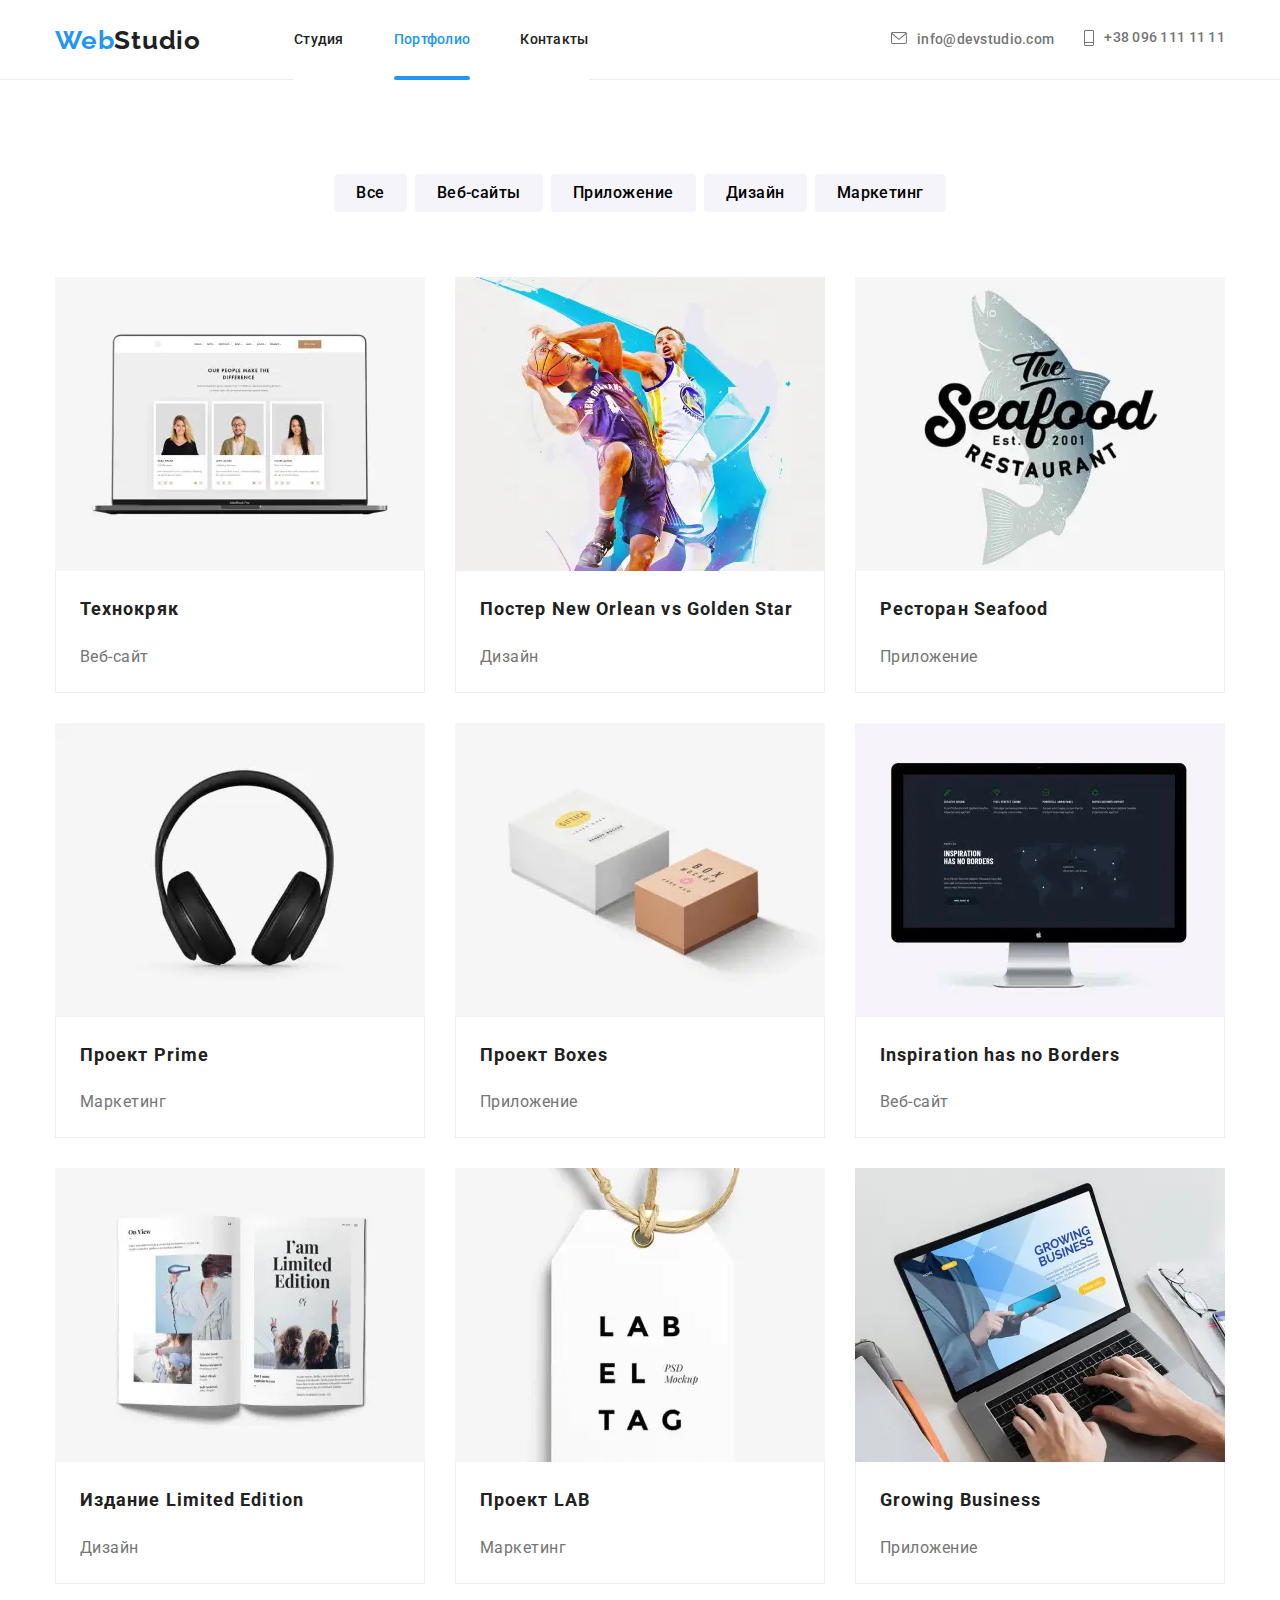
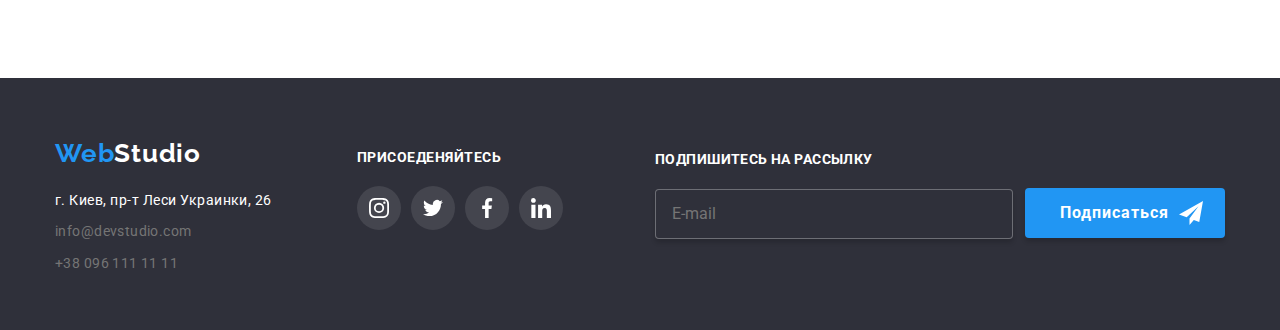
<file: portfolioBEM.html>
<!DOCTYPE html>
<html lang="ru">
<head>
    <meta charset="UTF-8">
    <meta http-equiv="X-UA-Compatible" content="IE=edge">
    <meta name="viewport" content="width=device-width, initial-scale=1.0">
    <title>Document</title>
    <link href="https://fonts.googleapis.com/css2?family=Raleway:wght@700&family=Roboto:wght@400;500;700;900&display=swap" rel="stylesheet">
    <link rel="stylesheet" href="./css/main.min.css">
</head>
<body>
<!-- хедер -->
<header>
    <div class="container">

<!-- мобільне меню -->
    <div class="mobile" id="mobile" data-menu>
        <ul class="mobile__first">
            <li class="mobile__item"><a href="./index.html" class="mobile__link">Студия </a></li>
            <li class="mobile__item"><a href="./portfolioBEM.html" class="mobile__link current">Портфолио</a></li>
            <li class="mobile__item"><a href="" class="mobile__link">Контакты</a></li>
        </ul>
    
        <ul class="mobile__secondary">
            <li class="mobile-secondary__item">
            <a href="" class="mobile__link mobile__link--number">+38 096 111 11 11</a></li>
                
            <li class="mobile-secondary__item">
            <a href="" class="mobile__link mobile__link--email">info@devstudio.com</a></li>
    
        <ul class="mobile-media">
            <li class="mobile-media__item"><a href="" class="mobile-media__link">Instagram</a></li>
            <li class="mobile-media__item"><a href="" class="mobile-media__link">Twitter</a></li>
            <li class="mobile-media__item"><a href="" class="mobile-media__link">Facebook</a></li>
            <li class="mobile-media__item"><a href="" class="mobile-media__link">LinkedIn</a></li>
        </ul>
    </div>

<!-- логотип -->
<nav class="logo">
<a href="" class="logo__main"><span class="logo__accent">Web</span>Studio</a>

<!-- кнопка мобільного меню -->
<button type="button" class="burger__icon" 
    aria-expanded="false"
    aria-controls="mobile"
    data-menu-button>
    <svg class="burger__svg" 
        width="40" 
        height="40" 
        aria-label="Переключатель мобильного меню">
        <use class="svg__menu"  href="./svg-set.svg#icon-burger_menu"></use>
        <use class="svg__close" href="./svg-set.svg#icon-burger_close"></use>
        </svg>
</button>

<!-- навігація -->
    <ul class="main-nav">
        <li class="main-nav__item"><a href="./index.html" class="main-nav__link">Студия</a></li>
        <li class="main-nav__item"><a href="./portfolioBEM.html" class="main-nav__link current">Портфолио</a></li>
        <li class="main-nav__item"><a href="" class="main-nav__link">Контакты</a></li>
    </ul>
    
    <ul class="auth-nav">

        <li class="auth-nav__item">
        <a href="" class="auth-nav__link"><div class="auth-nav__icon">
            <svg class="auth-nav__svg" width="16" height="12">
            <use href="./svg-set.svg#icon-mail"></use>
            </svg></div>info@devstudio.com</a></li>

        <li class="auth-nav__item"><a href="" class="auth-nav__link auth-nav__link--number">
            <div class="auth-nav__icon">
            <svg class="auth-nav__svg" width="10" height="16">
            <use href="./svg-set.svg#icon-phone"></use>
            </svg></div>+38 096 111 11 11</a></li>
    </ul>
    </div>
    </nav>
</header>

<!-- сортирування -->

<main>
    <section>
    <h1 class="title-hide">Класификация работ</h1>
    <div class="container">
    <ul class="sort">
        <li class="sort__item"><button type="button" class="sort__button">Все</button></li>
        <li class="sort__item"><button type="button" class="sort__button">Веб-сайты</button></li>
        <li class="sort__item"><button type="button" class="sort__button">Приложение</button></li>
        <li class="sort__item"><button type="button" class="sort__button">Дизайн</button></li>
        <li class="sort__item"><button type="button" class="sort__button">Маркетинг</button></li>
    </ul>
    </div>

<!-- галерея -->

<div class="container">
    <ul class="galery">
        <li class="galery__item"><a href="" class="galery__link">
        <div class="galery__box">
        <picture>
        <!-- desktop -->
        <source srcset="./images/1170img1.webp 1x,
                        ./images/1170img1x2.webp 2x" 
                        type="image/webp"
                        media="(min-width: 1170px)">
        <source srcset="./images/1170img1.jpg 1x,
                        ./images/1170img1x2.jpg 2x"
                        media="(min-width: 1170px)">              
        <!-- tablet -->
        <source srcset="./images/768img1.webp 1x,
                        ./images/768img1x2.webp 2x"
                        type="image/webp"
                        media="(min-width: 768px)"/>
        <source srcset="./images/768img1.jpg 1x,
                        ./images/768img1x2.jpg 2x"
                        media="(min-width: 768px)"> 
        <!-- mobile -->
        <source srcset="./images/480img1.webp 1x,
                        ./images/480img1x2.webp 2x"
                        type="image/webp">
        <img class="galery__img" src="./images/480img1.jpg 1x,
                                    ./images/480img1x2.jpg 2x" alt="">
        </picture>

        <p class="galery__hover"><span class="galery__span">Ресурс предлагает комплексные предложения с разным уровнем функционала и сервисов. Все это позволит посетителю получить исчерпывающие сведения о компании или частном лице.</span></p></div>
              
        <div class="galery__name">
        <h2 class="galery__title">Технокряк</h2>
        <p class="galery__text">Веб-сайт</p>
        </div></a></li>
    
    
        <li class="galery__item"><a href="" class="galery__link">
        <div class="galery__box">
        <picture>
        <!-- desktop -->
        <source srcset="./images/1170img2.webp 1x,
                        ./images/1170img2x2.webp 2x" 
                        type="image/webp"
                        media="(min-width: 1170px)">
        <source srcset="./images/1170img2.jpg 1x,
                        ./images/1170img2x2.jpg 2x"
                        media="(min-width: 1170px)">   
        <!-- tablet -->
        <source srcset="./images/768img2.webp 1x,
                        ./images/768img2x2.webp 2x"
                        type="image/webp"
                        media="(min-width: 768px)"/>
        <source srcset="./images/768img2.jpg 1x,
                        ./images/768img2x2.jpg 2x"
                        media="(min-width: 768px)">
                                
        <!-- mobile -->
        <source srcset="./images/480img2.webp 1x,
                        ./images/480img2x2.webp 2x"
                        type="image/webp">
        <img class="galery__img" src="./images/480img2.jpg 1x,
                                    ./images/480img2x2.jpg 2x" alt="">
        </picture>

        <p class="galery__hover"><span class="galery__span">Ресурс предлагает комплексные предложения с разным уровнем функционала и сервисов. Все это позволит посетителю получить исчерпывающие сведения о компании или частном лице.</span></p></div>
                    
        <div class="galery__name">
        <h2 class="galery__title">Постер New Orlean vs Golden Star</h2>
        <p class="galery__text">Дизайн</p>
        </div></a></li>
    
    
        <li class="galery__item"><a href="" class="galery__link">
        <div class="galery__box">
        <picture>
        <!-- desktop -->
        <source srcset="./images/1170img3.webp 1x,
                        ./images/1170img3x2.webp 2x" 
                        type="image/webp"
                        media="(min-width: 1170px)">
        <source srcset="./images/1170img3.jpg 1x,
                        ./images/1170img3x2.jpg 2x"
                        media="(min-width: 1170px)">   
        <!-- tablet -->
        <source srcset="./images/768img3.webp 1x,
                        ./images/768img3x2.webp 2x"
                        type="image/webp"
                        media="(min-width: 768px)"/>
        <source srcset="./images/768img3.jpg 1x,
                        ./images/768img3x2.jpg 2x"
                        media="(min-width: 768px)">
        <!-- mobile -->
        <source srcset="./images/480img3.webp 1x,
                        ./images/480img3x2.webp 2x"
                        type="image/webp">
        <img class="galery__img" src="./images/480img3.jpg 1x,
                                    ./images/480img3x2.jpg 2x" alt="">
        </picture>

        <p class="galery__hover"><span class="galery__span">Ресурс предлагает комплексные предложения с разным уровнем функционала и сервисов. Все это позволит посетителю получить исчерпывающие сведения о компании или частном лице.</span></p></div>
                    
        <div class="galery__name">
        <h2 class="galery__title">Ресторан Seafood</h2>
        <p class="galery__text">Приложение</p>
        </div></a></li>
    
    
        <li class="galery__item"><a href="" class="galery__link">
        <div class="galery__box">
        <picture>
        <!-- desktop -->
        <source srcset="./images/1170img4.webp 1x,
                        ./images/1170img4x2.webp 2x" 
                        type="image/webp"
                        media="(min-width: 1170px)">
        <source srcset="./images/1170img4.jpg 1x,
                        ./images/1170img4x2.jpg 2x"
                        media="(min-width: 1170px)">   
        <!-- tablet -->
        <source srcset="./images/768img4.webp 1x,
                        ./images/768img4x2.webp 2x"
                        type="image/webp"
                        media="(min-width: 768px)"/>
        <source srcset="./images/768img4.jpg 1x,
                        ./images/768img4x2.jpg 2x"
                        media="(min-width: 768px)">
        <!-- mobile -->
        <source srcset="./images/480img4.webp 1x,
                        ./images/480img4x2.webp 2x"
                        type="image/webp">
        <img class="galery__img" src="./images/480img4.jpg 1x,
                                    ./images/480img4x2.jpg 2x" alt="">
        </picture>

        <p class="galery__hover"><span class="galery__span">Ресурс предлагает комплексные предложения с разным уровнем функционала и сервисов. Все это позволит посетителю получить исчерпывающие сведения о компании или частном лице.</span></p></div>
                    
        <div class="galery__name">
        <h2 class="galery__title">Проект Prime</h2>
        <p class="galery__text">Маркетинг</p>
        </div></a></li>
    
    
        <li class="galery__item"><a href="" class="galery__link">
        <div class="galery__box">
        <picture>
        <!-- desktop -->
        <source srcset="./images/1170img5.webp 1x,
                        ./images/1170img5x2.webp 2x" 
                        type="image/webp"
                        media="(min-width: 1170px)">
        <source srcset="./images/1170img5.jpg 1x,
                        ./images/1170img5x2.jpg 2x"
                        media="(min-width: 1170px)">   
        <!-- tablet -->
        <source srcset="./images/768img5.webp 1x,
                        ./images/768img5x2.webp 2x"
                        type="image/webp"
                        media="(min-width: 768px)"/>
        <source srcset="./images/768img5.jpg 1x,
                        ./images/768img2x2.jpg 2x"
                        media="(min-width: 768px)">
        <!-- mobile -->
        <source srcset="./images/480img5.webp 1x,
                        ./images/480img5x2.webp 2x"
                        type="image/webp">
        <img class="galery__img" src="./images/480img5.jpg 1x,
                                    ./images/480img5x2.jpg 2x" alt="">
        </picture>

        <p class="galery__hover"><span class="galery__span">Ресурс предлагает комплексные предложения с разным уровнем функционала и сервисов. Все это позволит посетителю получить исчерпывающие сведения о компании или частном лице.</span></p></div>
                    
        <div class="galery__name">
        <h2 class="galery__title">Проект Boxes</h2>
        <p class="galery__text">Приложение</p>
        </div></a></li>
    
    
        <li class="galery__item"><a href="" class="galery__link">
        <div class="galery__box">
        <picture>
        <!-- desktop -->
        <source srcset="./images/1170img6.webp 1x,
                        ./images/1170img6x2.webp 2x" 
                        type="image/webp"
                        media="(min-width: 1170px)">
        <source srcset="./images/1170img6.jpg 1x,
                        ./images/1170img6x2.jpg 2x"
                        media="(min-width: 1170px)">   
        <!-- tablet -->
        <source srcset="./images/768img6.webp 1x,
                        ./images/768img6x2.webp 2x"
                        type="image/webp"
                        media="(min-width: 768px)"/>
        <source srcset="./images/768img6.jpg 1x,
                        ./images/768img6x2.jpg 2x"
                        media="(min-width: 768px)">
        <!-- mobile -->
        <source srcset="./images/480img6.webp 1x,
                        ./images/480img6x2.webp 2x"
                        type="image/webp">
        <img class="galery__img" src="./images/480img6.jpg 1x,
                                    ./images/480img6x2.jpg 2x" alt="">
        </picture>

        <p class="galery__hover"><span class="galery__span">Ресурс предлагает комплексные предложения с разным уровнем функционала и сервисов. Все это позволит посетителю получить исчерпывающие сведения о компании или частном лице.</span></p></div>                
                    
        <div class="galery__name">
        <h2 class="galery__title">Inspiration has no Borders</h2>
        <p class="galery__text">Веб-сайт</p>
        </div></a></li>
    
        <li class="galery__item"><a href="" class="galery__link">
        <div class="galery__box">
        <picture>
        <!-- desktop -->
        <source srcset="./images/1170img7.webp 1x,
                        ./images/1170img7x2.webp 2x" 
                        type="image/webp"
                        media="(min-width: 1170px)">
        <source srcset="./images/1170img7.jpg 1x,
                        ./images/1170img7x2.jpg 2x"
                        media="(min-width: 1170px)">   
        <!-- tablet -->
        <source srcset="./images/768img7.webp 1x,
                        ./images/768img7x2.webp 2x"
                        type="image/webp"
                        media="(min-width: 768px)"/>
        <source srcset="./images/768img7.jpg 1x,
                        ./images/768img7x2.jpg 2x"
                        media="(min-width: 768px)">
        <!-- mobile -->
        <source srcset="./images/480img7.webp 1x,
                        ./images/480img7x2.webp 2x"
                        type="image/webp">
        <img class="galery__img" src="./images/480img7.jpg 1x,
                                    ./images/480img7x2.jpg 2x" alt="">
        </picture>
                    
        <p class="galery__hover"><span class="galery__span">Ресурс предлагает комплексные предложения с разным уровнем функционала и сервисов. Все это позволит посетителю получить исчерпывающие сведения о компании или частном лице.</span></p></div>                
        
        <div class="galery__name">
        <h2 class="galery__title">Издание Limited Edition</h2>
        <p class="galery__text">Дизайн</p>
        </div></a></li>
    
        <li class="galery__item"><a href="" class="galery__link">
        <div class="galery__box">
        <picture>
        <!-- desktop -->
        <source srcset="./images/1170img8.webp 1x,
                        ./images/1170img8x2.webp 2x" 
                        type="image/webp"
                        media="(min-width: 1170px)">
        <source srcset="./images/1170img8.jpg 1x,
                        ./images/1170img8x2.jpg 2x"
                        media="(min-width: 1170px)">   
        <!-- tablet -->
        <source srcset="./images/768img8.webp 1x,
                        ./images/768img8x2.webp 2x"
                        type="image/webp"
                        media="(min-width: 768px)"/>
        <source srcset="./images/768img8.jpg 1x,
                        ./images/768img8x2.jpg 2x"
                        media="(min-width: 768px)">
        <!-- mobile -->
        <source srcset="./images/480img8.webp 1x,
                        ./images/480img8x2.webp 2x"
                        type="image/webp">
        <img class="galery__img" src="./images/480img8.jpg 1x,
                                    ./images/480img8x2.jpg 2x" alt="">
        </picture>
                    
        <p class="galery__hover"><span class="galery__span">Ресурс предлагает комплексные предложения с разным уровнем функционала и сервисов. Все это позволит посетителю получить исчерпывающие сведения о компании или частном лице.</span></p></div>                
                    
        <div class="galery__name">
        <h2 class="galery__title">Проект LAB</h2>
        <p class="galery__text">Маркетинг</p>
        </div></a></li>
    
    
        <li class="galery__item"><a href="" class="galery__link">
        <div class="galery__box">
        <picture>
        <!-- desktop -->
        <source srcset="./images/1170img9.webp 1x,
                        ./images/1170img9x2.webp 2x" 
                        type="image/webp"
                        media="(min-width: 1170px)">
        <source srcset="./images/1170img9.jpg 1x,
                        ./images/1170img9x2.jpg 2x"
                        media="(min-width: 1170px)">   
        <!-- tablet -->
        <source srcset="./images/768img9.webp 1x,
                        ./images/768img9x2.webp 2x"
                        type="image/webp"
                        media="(min-width: 768px)"/>
        <source srcset="./images/768img9.jpg 1x,
                        ./images/768img9x2.jpg 2x"
                        media="(min-width: 768px)">
        <!-- mobile -->
        <source srcset="./images/480img9.webp 1x,
                        ./images/480img9x2.webp 2x"
                        type="image/webp">
        <img class="galery__img" src="./images/480img9.jpg 1x,
                                    ./images/480img9x2.jpg 2x" alt="">
        </picture>
                    
        <p class="galery__hover"><span class="galery__span">Ресурс предлагает комплексные предложения с разным уровнем функционала и сервисов. Все это позволит посетителю получить исчерпывающие сведения о компании или частном лице.</span></p></div>                
                    
        <div class="galery__name">
        <h2 class="galery__title">Growing Business</h2>
        <p class="galery__text">Приложение</p>
        </div></a></li>
    </ul>
    </div>
    </section>
</main>

<!-- футер -->
<footer class="page-footer">
    <div class="container">
    <ul class="footer-main">
        <li class="footer-main__item">
        <a href="" class=" logo__main page-footer__logo__main"><span class="logo__accent">Web</span>Studio</a>
        
        <address class="adress">
        <span class="address__text">г. Киев, пр-т Леси Украинки, 26</span>
        </address>
        
        <ul class="footer-nav">
        <li class="footer-nav__item"><a href="" class="footer-nav__link">info@devstudio.com</a></li>
        <li class="footer-nav__item"><a href="" class="footer-nav__link">+38 096 111 11 11</a></li>
        </ul>
        </li>
<!-- футер медіа -->
        <li class="foter-main__item">
        <h2 class="join__title">Присоеденяйтесь</h2>
        <ul class="media footer__media">
        <li class="media__item media__item--grey"><a href="" class="media__link media__link--white">
        <div class="media__icon">
            <svg class="madia__svg" width="20" height="20">
            <use href="./svg-set.svg#icon-instagram"></use>
            </svg></div></a></li>
                    
        <li class="media__item media__item--grey"><a href="" class="media__link media__link--white">
        <div class="media__icon">
            <svg class="madia__svg" width="20" height="20">
            <use href="./svg-set.svg#icon-twitter"></use>
            </svg></div></a></li>
                            
        <li class="media__item media__item--grey"><a href="" class="media__link media__link--white">
        <div class="media__icon">
            <svg class="madia__svg" width="20" height="20">
            <use href="./svg-set.svg#icon-facebook"></use>
            </svg></div></a></li>
                        
        <li class="media__item media__item--grey"><a href="" class="media__link media__link--white">
        <div class="media__icon">
            <svg class="madia__svg" width="20" height="20">
            <use href="./svg-set.svg#icon-linkedin"></use>
            </svg></div></a></li>
                    
        </ul>
        </li>
                  
<!-- футер інпут -->
    <form class="footer-auth">
        <label class="mail__label">
        <span class="mail__title">Подпишитесь на рассылку</span>
        <input class="mail__input" type="email" placeholder="E-mail"></label>
            
        <div class="footer-button">
        <button type="submit" class="mail__button"><span class="mail__span">Подписаться</span>
            <div class="mail__icon">
            <svg class="mail__svg" width="24" height="24" >
            <use href="./svg-set.svg#icon-send"></use>
            </svg></div></button>
        </div>
</form>                  
</div>
</footer>
<script src="./js/menu.js"></script>
</body>
</html>
</file>
<file: css/main.min.css>
.main-nav,.auth-nav,.mobile__item,.mobile-secondary__item,.mobile-media,.advances,.about,.team,.media,.group,.sort,.galery__item,.footer-main,.footer-nav{margin:0;padding:0;list-style:none}/*! modern-normalize v1.1.0 | MIT License | https://github.com/sindresorhus/modern-normalize */*,::before,::after{-webkit-box-sizing:border-box;box-sizing:border-box}html{line-height:1.15;-webkit-text-size-adjust:100%;-moz-tab-size:4;-o-tab-size:4;tab-size:4}body{margin:0;font-family:system-ui,-apple-system,"Segoe UI",Roboto,Helvetica,Arial,sans-serif,"Apple Color Emoji","Segoe UI Emoji"}hr{height:0;color:inherit}abbr[title]{-webkit-text-decoration:underline dotted;text-decoration:underline dotted}b,strong{font-weight:bolder}code,kbd,samp,pre{font-family:ui-monospace, SFMono-Regular, Consolas, 'Liberation Mono', Menlo, monospace;font-size:1em}small{font-size:80%}sub,sup{font-size:75%;line-height:0;position:relative;vertical-align:baseline}sub{bottom:-0.25em}sup{top:-0.5em}table{text-indent:0;border-color:inherit}button,input,optgroup,select,textarea{font-family:inherit;font-size:100%;line-height:1.15;margin:0}button,select{text-transform:none}button,[type='button'],[type='reset'],[type='submit']{-webkit-appearance:button}::-moz-focus-inner{border-style:none;padding:0}:-moz-focusring{outline:1px dotted ButtonText}:-moz-ui-invalid{box-shadow:none}legend{padding:0}progress{vertical-align:baseline}::-webkit-inner-spin-button,::-webkit-outer-spin-button{height:auto}[type='search']{-webkit-appearance:textfield;outline-offset:-2px}::-webkit-search-decoration{-webkit-appearance:none}::-webkit-file-upload-button{-webkit-appearance:button;font:inherit}summary{display:list-item}.container{padding-left:15px;padding-right:15px;width:480px}@media screen and (max-width: 480px){.container{width:100%}}@media screen and (min-width: 480px){.container{width:480px}}@media screen and (min-width: 736px){.container{width:736px}}@media screen and (min-width: 768px){.container{width:768px}}@media screen and (min-width: 1170px){.container{width:1200px;margin-left:auto;margin-right:auto}}img{display:block}header{height:60px;-webkit-box-align:center;-ms-flex-align:center;align-items:center;border-bottom:1px solid #ececec}@media screen and (min-width: 768px){header{height:80px}}@media screen and (min-width: 1170px){header{height:80px}}.logo{position:relative;display:-webkit-box;display:-ms-flexbox;display:flex;-webkit-box-align:center;-ms-flex-align:center;align-items:center;height:60px}@media screen and (min-width: 768px){.logo{height:80px;display:-webkit-box;display:-ms-flexbox;display:flex}}@media screen and (min-width: 1170px){.logo{height:80px;display:-webkit-box;display:-ms-flexbox;display:flex}}.logo__main{margin-right:0;color:#212121;Font-family:Raleway, sans-serif;font-weight:700;Font-size:24px;line-height:1.16;text-decoration:none;letter-spacing:0.03em}@media screen and (min-width: 768px){.logo__main{margin-right:88px}}@media screen and (min-width: 1170px){.logo__main{margin-right:93px;Font-size:26px}}.logo__accent{color:#2196F3}.main-nav{display:none;background-color:#ffff;font-weight:500;Font-size:40px;Line-height:1.175;letter-spacing:0.02em;text-align:Center}@media screen and (min-width: 768px){.main-nav{position:static;display:-webkit-box;display:-ms-flexbox;display:flex;font-size:14px;line-height:1.14}}@media screen and (min-width: 1170px){.main-nav{display:-webkit-box;display:-ms-flexbox;display:flex;font-size:14px;line-height:1.14}}@media screen and (min-width: 768px){.main-nav__item:not(:last-child){margin-right:50px}}@media screen and (min-width: 1170px){.main-nav__item:not(:last-child){margin-right:50px}}.main-nav__link.current{color:#2196F3}@media screen and (min-width: 768px){.main-nav__link.current::after{position:absolute;display:inline-block;content:'';width:100%;height:4px;border-radius:2px;bottom:0;left:0;background-color:#2196F3}}.main-nav__link{position:relative;display:block;text-decoration:none;color:#212121}.main-nav__link:active,.main-nav__link:focus,.main-nav__link:hover{color:#2196F3;-webkit-transition:color 250ms cubic-bezier(0.4, 0, 0.2, 1);transition:color 250ms cubic-bezier(0.4, 0, 0.2, 1)}@media screen and (min-width: 768px){.main-nav__link{padding-top:32px;padding-bottom:32px}}@media screen and (min-width: 1170px){.main-nav__link{padding-top:32px;padding-bottom:32px}}.auth-nav{display:none;font-weight:500;font-size:24px;line-height:1.16;letter-spacing:0.02em}@media screen and (min-width: 768px){.auth-nav{display:inline-block;margin-left:auto;font-size:12px;line-height:1.14}}@media screen and (min-width: 1170px){.auth-nav{display:-webkit-box;display:-ms-flexbox;display:flex;margin-left:auto;font-size:14px;line-height:1.14}}.auth-nav__item{margin-left:40px}@media screen and (min-width: 768px){.auth-nav__item{margin-left:84px}}@media screen and (min-width: 1170px){.auth-nav__item{display:-webkit-box;display:-ms-flexbox;display:flex;margin-left:auto;margin-right:0;-webkit-box-align:center;-ms-flex-align:center;align-items:center}}.auth-nav__icon{display:none}@media screen and (min-width: 768px){.auth-nav__icon{display:block;margin-right:8px}}@media screen and (min-width: 1170px){.auth-nav__icon{display:block;margin-right:10px}}.auth-nav__svg{fill:currentColor}.auth-nav__link{text-decoration:none;color:#757575}.auth-nav__link:active,.auth-nav__link:focus,.auth-nav__link:hover{color:#2196F3;-webkit-transition:color 250ms cubic-bezier(0.4, 0, 0.2, 1);transition:color 250ms cubic-bezier(0.4, 0, 0.2, 1)}@media screen and (min-width: 768px){.auth-nav__link{display:-webkit-box;display:-ms-flexbox;display:flex}}@media screen and (min-width: 1170px){.auth-nav__link{display:-webkit-box;display:-ms-flexbox;display:flex;margin-left:auto;padding-top:32px;padding-bottom:32px;font-size:14px;font-weight:1.14;font-weight:500;color:#757575}}@media screen and (min-width: 768px){.auth-nav__item:not(:last-child){margin-bottom:10px}}@media screen and (min-width: 1170px){.auth-nav__item:not(:last-child){margin-right:30px;margin-bottom:0}}.burger__icon{position:absolute;display:-webkit-inline-box;display:-ms-inline-flexbox;display:inline-flex;top:10px;right:15px;margin:0;padding:0;border:none;background-color:transparent;z-index:15;fill:currentColor}.burger__icon:active,.burger__icon:focus,.burger__icon:hover{color:#2196F3;-webkit-transition:color 250ms cubic-bezier(0.4, 0, 0.2, 1);transition:color 250ms cubic-bezier(0.4, 0, 0.2, 1)}.burger__icon .svg__close{display:none}@media screen and (min-width: 768px){.burger__icon{display:none}}.burger__icon.is-open .svg__menu{display:none}.burger__icon.is-open .svg__close{display:block}.mobile{position:absolute;display:none;top:0;left:0;margin:0;padding:0;width:100%;z-index:10;background-color:#ffff;-webkit-box-shadow:0px 1px 3px 0px #00000029;box-shadow:0px 1px 3px 0px #00000029;-webkit-box-shadow:0px 2px 4px 0px #00000014;box-shadow:0px 2px 4px 0px #00000014;-webkit-box-shadow:0px 4px 8px 0px #0000000A;box-shadow:0px 4px 8px 0px #0000000A}.mobile.is-open{display:block}@media screen and (min-width: 768px){.mobile{display:none}}@media screen and (min-width: 1170px){.mobile{display:none}}.mobile__first{margin:0;padding:0;font-weight:500;font-size:40px;line-height:1.175;letter-spacing:0.02em}.mobile__secondary{margin:0;margin-top:306px;padding:0}.mobile__item{margin-left:40px}.mobile__item:first-child{margin-top:48px}.mobile__item:not(:last-child){margin-bottom:32px}.mobile-secondary__item{margin-left:40px}.mobile-secondary__item:first-child{margin-bottom:32px}.mobile__link{text-decoration:none;color:#212121}.mobile__link:active,.mobile__link:focus,.mobile__link:hover{color:#2196F3;-webkit-transition:color 1000ms cubic-bezier(0.4, 0, 0.2, 1);transition:color 1000ms cubic-bezier(0.4, 0, 0.2, 1)}.mobile__link.current{color:#2196F3}.mobile__link--number{color:#2196F3;font-size:34px;line-height:1.17}.mobile__link--email{color:#757575;font-size:24px;line-height:1.16}.mobile-media{display:-webkit-box;display:-ms-flexbox;display:flex;font-size:18px;line-height:1.22}.mobile-media__item{margin-bottom:48px;margin-top:64px}.mobile-media__item:first-child{margin-left:40px}.mobile-media__item:not(:last-child){margin-right:20px}.mobile-media__link{text-decoration:none;color:#2196F3}body{margin:0;font-family:roboto, sans-serif;letter-spacing:0.03em;background-color:body bgc-main-white}body.modal-open{overflow:hidden}.hero__bgc-dgrey{margin-left:auto;margin-right:auto;max-width:100%;height:400px;background-color:#2F303A;background-image:-webkit-gradient(linear, left top, right top, from(rgba(47,48,58,0.4)), to(rgba(47,48,58,0.4))),url(../BGI/480hero.jpg);background-image:linear-gradient(to right, rgba(47,48,58,0.4), rgba(47,48,58,0.4)),url(../BGI/480hero.jpg);background-size:cover;background-repeat:no-repeat;background-position:center}@media screen and (-webkit-min-device-pixel-ratio: 2), screen and (min-resolution: 2dppx){.hero__bgc-dgrey{background-image:-webkit-gradient(linear, left top, right top, from(rgba(47,48,58,0.4)), to(rgba(47,48,58,0.4))),url(../BGI/480herox2.jpg);background-image:linear-gradient(to right, rgba(47,48,58,0.4), rgba(47,48,58,0.4)),url(../BGI/480herox2.jpg)}}@media screen and (-webkit-min-device-pixel-ratio: 3), screen and (min-resolution: 3dppx){.hero__bgc-dgrey{background-image:-webkit-gradient(linear, left top, right top, from(rgba(47,48,58,0.4)), to(rgba(47,48,58,0.4))),url(../BGI/480herox3.jpg);background-image:linear-gradient(to right, rgba(47,48,58,0.4), rgba(47,48,58,0.4)),url(../BGI/480herox3.jpg)}}@media screen and (min-width: 768px){.hero__bgc-dgrey{max-width:100%;background-image:-webkit-gradient(linear, left top, right top, from(rgba(47,48,58,0.4)), to(rgba(47,48,58,0.4))),url(../BGI/768hero.jpg);background-image:linear-gradient(to right, rgba(47,48,58,0.4), rgba(47,48,58,0.4)),url(../BGI/768hero.jpg)}}@media screen and (min-width: 768px) and (-webkit-min-device-pixel-ratio: 2), screen and (min-width: 768px) and (min-resolution: 2dppx){.hero__bgc-dgrey{background-image:-webkit-gradient(linear, left top, right top, from(rgba(47,48,58,0.4)), to(rgba(47,48,58,0.4))),url(../BGI/768herox2.jpg);background-image:linear-gradient(to right, rgba(47,48,58,0.4), rgba(47,48,58,0.4)),url(../BGI/768herox2.jpg)}}@media screen and (min-width: 768px) and (-webkit-min-device-pixel-ratio: 3), screen and (min-width: 768px) and (min-resolution: 3dppx){.hero__bgc-dgrey{background-image:-webkit-gradient(linear, left top, right top, from(rgba(47,48,58,0.4)), to(rgba(47,48,58,0.4))),url(../BGI/480herox3.jpg);background-image:linear-gradient(to right, rgba(47,48,58,0.4), rgba(47,48,58,0.4)),url(../BGI/480herox3.jpg)}}@media screen and (min-width: 1170px){.hero__bgc-dgrey{max-width:1600px;min-height:600px;background-image:-webkit-gradient(linear, left top, right top, from(rgba(47,48,58,0.4)), to(rgba(47,48,58,0.4))),url(../BGI/1170hero.jpg);background-image:linear-gradient(to right, rgba(47,48,58,0.4), rgba(47,48,58,0.4)),url(../BGI/1170hero.jpg)}}@media screen and (min-width: 1170px) and (-webkit-min-device-pixel-ratio: 2), screen and (min-width: 1170px) and (min-resolution: 2dppx){.hero__bgc-dgrey{background-image:-webkit-gradient(linear, left top, right top, from(rgba(47,48,58,0.4)), to(rgba(47,48,58,0.4))),url(../BGI/1170herox2.jpg);background-image:linear-gradient(to right, rgba(47,48,58,0.4), rgba(47,48,58,0.4)),url(../BGI/1170herox2.jpg)}}@media screen and (min-width: 1170px) and (-webkit-min-device-pixel-ratio: 3), screen and (min-width: 1170px) and (min-resolution: 3dppx){.hero__bgc-dgrey{background-image:-webkit-gradient(linear, left top, right top, from(rgba(47,48,58,0.4)), to(rgba(47,48,58,0.4))),url(../BGI/1170herox3.jpg);background-image:linear-gradient(to right, rgba(47,48,58,0.4), rgba(47,48,58,0.4)),url(../BGI/1170herox3.jpg)}}.hero{text-align:center}.hero__title{margin:0;padding-top:118px;margin-bottom:30px;text-transform:uppercase;color:#ffff;font-weight:900;font-size:26px;line-height:1.6;letter-spacing:0.06em}@media screen and (min-width: 1170px){.hero__title{margin-top:0;padding-top:200px;margin-bottom:30px;font-weight:700;Font-size:44px;Line-height:1.36}}.hero__button{min-width:200px;min-height:50px;padding:10px 32px;border-radius:4px;border:1px transparent;cursor:pointer;color:#ffff;background:#2196F3;font-weight:700;Font-size:16px;Line-height:1.88;letter-spacing:0.06em}.backdrop{position:fixed;top:0;left:0;width:100%;height:100%;background-color:rgba(0,0,0,0.2);z-index:5}.backdrop.is-hiden{opacity:0;pointer-events:none}.backdrop.is-hiden .modal{-webkit-transform:translate(-50%, -50%) scale(0.9);transform:translate(-50%, -50%) scale(0.9)}.modal{position:absolute;top:50%;left:50%;-webkit-transform:translate(-50%, -50%) scale(1);transform:translate(-50%, -50%) scale(1);-webkit-transition:-webkit-transform 250ms cubic-bezier(0.4, 0, 0.2, 1);transition:-webkit-transform 250ms cubic-bezier(0.4, 0, 0.2, 1);transition:transform 250ms cubic-bezier(0.4, 0, 0.2, 1);transition:transform 250ms cubic-bezier(0.4, 0, 0.2, 1), -webkit-transform 250ms cubic-bezier(0.4, 0, 0.2, 1);z-index:20;width:90%;height:80%;background-color:#fff;-webkit-box-shadow:0px 2px 1px 0px rgba(0,0,0,0.2);box-shadow:0px 2px 1px 0px rgba(0,0,0,0.2);-webkit-box-shadow:0px 1px 1px 0px rgba(0,0,0,0.14);box-shadow:0px 1px 1px 0px rgba(0,0,0,0.14);-webkit-box-shadow:0px 1px 3px 0px rgba(0,0,0,0.12);box-shadow:0px 1px 3px 0px rgba(0,0,0,0.12)}@media screen and (min-width: 480px){.modal{width:450px;height:609px}}@media screen and (min-width: 1170px){.modal{min-width:528px;min-height:581px}}.modal__title{margin-top:40px;margin-bottom:30px;color:#212121;font-weight:700;font-size:20px;line-height:1.15;text-align:center}.modal__input{margin-top:12px;margin-left:40px;margin-right:40px;margin-bottom:20px}.label{position:relative;display:block;margin-bottom:28px}.label__name{position:absolute;top:-18px;left:0;color:#757575;font-weight:400;font-size:12px;line-height:1.166;letter-spacing:0.01em}.label__input{padding-left:42px;width:100%;height:40px;border:1px solid rgba(33,33,33,0.2);border-radius:4px;font:inherit}.label__svg{position:absolute;top:50%;left:12px;-webkit-transform:translateY(-50%);transform:translateY(-50%);fill:currentColor}.label:focus-within .label__svg{color:#2196F3;-webkit-transition:color 250ms cubic-bezier(0.4, 0, 0.2, 1);transition:color 250ms cubic-bezier(0.4, 0, 0.2, 1)}.label__comments{resize:none;width:100%;min-height:120px;padding:12px 16px;font:inherit;border:1px solid rgba(33,33,33,0.2);border-radius:4px}.label__comments:placeholder-shown{font-weight:400;font-size:14px;line-height:1.14;letter-spacing:0.01em;color:rgba(117,117,117,0.5)}.license{position:relative;display:-webkit-box;display:-ms-flexbox;display:flex}.license__checkbox{display:none;-webkit-appearance:none;-moz-appearance:none;appearance:none}.license__svg{fill:currentColor;opacity:1;position:absolute;top:50%;-webkit-transform:translateY(-50%);transform:translateY(-50%);left:40px;-webkit-transition:opacity 250ms cubic-bezier(0.4, 0, 0.2, 1);transition:opacity 250ms cubic-bezier(0.4, 0, 0.2, 1)}@media screen and (min-width: 1170px){.license__svg{left:52px}}.license__svg--check{position:absolute;top:50%;-webkit-transform:translateY(-50%);transform:translateY(-50%);opacity:0;left:40px}@media screen and (min-width: 1170px){.license__svg--check{left:52px}}.license__checkbox:checked ~ .license__svg{opacity:0}.license__checkbox:checked ~ .license__svg--check{opacity:1}.license__text{margin:0;margin-left:64px;color:#757575;font-weight:400;font-size:12px;line-height:1.16;letter-spacing:0.03em}@media screen and (min-width: 1170px){.license__text{margin-left:76px;font-size:14px;line-height:1.7}}.license__link{color:#2196F3}.hero__button--modal{margin-top:30px;text-align:center}.close{position:absolute;top:8px;right:8px}.close__icon{position:relative;cursor:pointer;width:30px;height:30px;border:1px solid rgba(0,0,0,0.1);border-radius:50%;background-color:#fff}.close__svg{position:absolute;top:50%;left:50%;-webkit-transform:translate(-50%, -50%);transform:translate(-50%, -50%);fill:currentColor;color:#000}.close__icon:hover,.close__icon:active,.close__icon:focus .close__svg{color:#2196F3;-webkit-transition:color 250ms cubic-bezier(0.4, 0, 0.2, 1);transition:color 250ms cubic-bezier(0.4, 0, 0.2, 1)}.title-hide{display:none}.advances{margin-top:60px}@media screen and (min-width: 768px){.advances{display:-webkit-box;display:-ms-flexbox;display:flex;-ms-flex-wrap:wrap;flex-wrap:wrap}}@media screen and (min-width: 1170px){.advances{margin-top:94px}}.advances__item{max-width:450px;margin-bottom:30px}.advances__item:last-child{margin-bottom:60px}@media screen and (min-width: 768px){.advances__item{width:calc((100% - 30px * 1) / 2);margin-right:30px}.advances__item:nth-child(2n){margin-right:0px}}@media screen and (min-width: 1170px){.advances__item{width:calc((100% - 30px * 3) / 4);margin-bottom:0}.advances__item:last-child{margin-bottom:0}.advances__item:not(:last-child){margin-right:30px}}.advances__icon{position:relative;height:120px;width:100%;background-color:#F5F4FA}@media screen and (min-width: 1170px){.advances__icon{width:270px}}.advances__svg{position:absolute;top:50%;left:50%;-webkit-transform:translate(-50%, -50%);transform:translate(-50%, -50%)}.advances__title{margin-top:30px;margin-bottom:10px;text-align:center;font-weight:700;Font-size:14px;Line-height:1.14;text-transform:uppercase}@media screen and (min-width: 768px){.advances__title{text-align:start}}@media screen and (min-width: 1170px){.advances__title{text-align:start}}.advances__text{margin:0;color:#757575;font-weight:400;Font-size:14px;Line-height:1.7}.title{display:none}@media screen and (min-width: 768px){.title{display:none}}@media screen and (min-width: 1170px){.title{display:block;margin-top:94px;margin-bottom:50px;font-weight:700;Font-size:36px;Line-height:1.16;text-align:center}}.about{display:none}@media screen and (min-width: 768px){.about{display:none}}@media screen and (min-width: 1170px){.about{display:-webkit-box;display:-ms-flexbox;display:flex}}.about__item{position:relative;width:calc((100% - 30px * 2) / 3);margin-bottom:94px}.about__item:not(:last-child){margin-right:30px}.about__text{position:absolute;margin:0;padding-top:27px;min-height:70px;width:100%;bottom:0;color:#ffff;background-color:rgba(47,48,58,0.8);font-weight:700;font-size:14px;line-height:1.14;text-align:center;text-transform:uppercase}.team__bgc-grey{background-color:#F5F4FA}.title--team{padding-top:60px;margin-bottom:30px;margin-top:0;font-weight:700;Font-size:28px;Line-height:1.17;text-align:center}@media screen and (min-width: 1170px){.title--team{padding-top:94px;margin-bottom:50px;font-weight:700;Font-size:36px;Line-height:1.16}}@media screen and (min-width: 768px){.team{display:-webkit-box;display:-ms-flexbox;display:flex;-ms-flex-wrap:wrap;flex-wrap:wrap}}@media screen and (min-width: 1170px){.team{display:-webkit-box;display:-ms-flexbox;display:flex}}.team__item{max-width:450px;margin-bottom:30px;text-align:center;background-color:#ffff;-webkit-box-shadow:0px 2px 1px 0px #00000033;box-shadow:0px 2px 1px 0px #00000033;-webkit-box-shadow:0px 1px 1px 0px #00000024;box-shadow:0px 1px 1px 0px #00000024;-webkit-box-shadow:0px 1px 3px 0px #0000001F;box-shadow:0px 1px 3px 0px #0000001F;border-bottom-left-radius:4px;border-bottom-right-radius:4px}.team__item:last-child{margin-bottom:60px}@media screen and (min-width: 768px){.team__item{width:calc((100% - 30px) / 2);margin-right:30px}.team__item:nth-child(2n){margin-right:0px}.team__item:nth-last-child(-n+2){margin-bottom:60px}}@media screen and (min-width: 1170px){.team__item{width:calc((100% - 30px * 3) / 4)}.team__item:nth-last-child(-n+4){margin-bottom:94px}.team__item:not(:last-child){margin-right:30px}}.team__img{display:block;max-width:100%;height:auto}.team__title{margin:0;padding-top:30px;margin-bottom:10px;font-weight:500;font-size:16px;Line-height:1.19}.team__text{margin:0;margin-bottom:16px;color:#757575;font-weight:400;font-size:16px;Line-height:1.19}.media{display:-webkit-box;display:-ms-flexbox;display:flex;-webkit-box-pack:center;-ms-flex-pack:center;justify-content:center;padding-bottom:30px}.media__item{border-radius:50%}.media__item:not(:last-child){margin-right:10px}.media__item:active,.media__item:focus,.media__item:hover{background-color:#2196F3;-webkit-transition:background-color 250ms cubic-bezier(0.4, 0, 0.2, 1);transition:background-color 250ms cubic-bezier(0.4, 0, 0.2, 1)}.media__link{color:#AFB1B8}.media__link:active,.media__link:focus,.media__link:hover{color:#ffff;-webkit-transition:color 250ms cubic-bezier(0.4, 0, 0.2, 1);transition:color 250ms cubic-bezier(0.4, 0, 0.2, 1)}.media__icon{width:44px;height:44px;margin:0;padding:0;position:relative}.madia__svg{fill:currentColor;position:absolute;top:50%;left:50%;-webkit-transform:translate(-50%, -50%);transform:translate(-50%, -50%);z-index:1}.group-title{color:#212121;font-weight:700;font-size:28px;line-height:1.17;text-align:center;letter-spacing:0.03em}@media screen and (min-width: 1170px){.group-title{margin-top:94px;margin-bottom:50px;Font-size:36px;Line-height:1.16}}.group{display:-webkit-box;display:-ms-flexbox;display:flex;-ms-flex-wrap:wrap;flex-wrap:wrap}@media screen and (min-width: 1170px){.group{display:-webkit-box;display:-ms-flexbox;display:flex}}.group__item{width:calc((100% - 30px * 1) / 2);height:92px;margin-right:30px;margin-bottom:60px;border:1px solid #AFB1B8;border-radius:4px}.group__item:nth-child(-n+4){margin-bottom:30px}.group__item:nth-child(2n){margin-right:0}.group__item:active,.group__item:focus,.group__item:hover{border-color:#2196F3;-webkit-transition:border-color 250ms cubic-bezier(0.4, 0, 0.2, 1);transition:border-color 250ms cubic-bezier(0.4, 0, 0.2, 1)}@media screen and (min-width: 768px){.group__item{width:calc((100% - 30px * 2) / 3)}.group__item:nth-child(2n){margin-right:30px}.group__item:nth-child(3n){margin-right:0px}}@media screen and (min-width: 1170px){.group__item{width:calc((100% - 30px *5) / 6);margin-bottom:94px}.group__item:not(:last-child){margin-right:30px}}.group__link{color:#AFB1B8;width:106px;height:60px}.group__link:active,.group__link:focus,.group__link:hover{color:#2196F3;-webkit-transition:color 250ms cubic-bezier(0.4, 0, 0.2, 1);transition:color 250ms cubic-bezier(0.4, 0, 0.2, 1)}.group__icon{position:relative;max-width:210px;height:92px}@media screen and (min-width: 768px){.group__icon{width:226px}}@media screen and (min-width: 1170px){.group__icon{width:170px}}.group__svg{fill:currentColor;position:absolute;top:50%;left:50%;-webkit-transform:translate(-50%, -50%);transform:translate(-50%, -50%)}.sort{display:-webkit-box;display:-ms-flexbox;display:flex;-ms-flex-wrap:wrap;flex-wrap:wrap;-webkit-box-pack:start;-ms-flex-pack:start;justify-content:start;margin-top:60px}@media screen and (min-width: 768px){.sort{-webkit-box-pack:center;-ms-flex-pack:center;justify-content:center}}@media screen and (min-width: 1170px){.sort{margin-top:94px}}.sort__item{margin-bottom:15px}.sort__item:not(:last-child){margin-right:8px}@media screen and (min-width: 768px){.sort__item{-webkit-box-pack:center;-ms-flex-pack:center;justify-content:center}}.sort__button{padding:6px 22px;border-radius:4px;border:1px transparent;background-color:#F5F4FA;font-weight:500;Font-size:16px;Line-height:1.6;letter-spacing:0.03em;cursor:pointer}.sort__button:active,.sort__button:focus,.sort__button:hover{color:#ffff;background-color:#2196F3;-webkit-transition:background-color 250ms cubic-bezier(0.4, 0, 0.2, 1),color 250ms cubic-bezier(0.4, 0, 0.2, 1);transition:background-color 250ms cubic-bezier(0.4, 0, 0.2, 1),color 250ms cubic-bezier(0.4, 0, 0.2, 1)}.galery{margin-top:0;margin-top:40px;margin-bottom:0;margin-bottom:60px;padding-left:0}@media screen and (min-width: 768px){.galery{display:-webkit-box;display:-ms-flexbox;display:flex;-ms-flex-wrap:wrap;flex-wrap:wrap;margin-top:30px}}@media screen and (min-width: 1170px){.galery{margin-top:50px;margin-bottom:94px}}.galery__item{margin-top:0;margin-bottom:30px}.galery__item:last-child{margin-bottom:0}.galery__item:active,.galery__item:focus,.galery__item:hover{-webkit-box-shadow:1px 4px 6px 0px #00000029;box-shadow:1px 4px 6px 0px #00000029;-webkit-box-shadow:0px 4px 4px 0px #0000000F;box-shadow:0px 4px 4px 0px #0000000F;-webkit-box-shadow:0px 1px 1px 0px #0000001F;box-shadow:0px 1px 1px 0px #0000001F;-webkit-transition:-webkit-box-shadow 250ms cubic-bezier(0.4, 0, 0.2, 1);transition:-webkit-box-shadow 250ms cubic-bezier(0.4, 0, 0.2, 1);transition:box-shadow 250ms cubic-bezier(0.4, 0, 0.2, 1);transition:box-shadow 250ms cubic-bezier(0.4, 0, 0.2, 1), -webkit-box-shadow 250ms cubic-bezier(0.4, 0, 0.2, 1)}@media screen and (min-width: 768px){.galery__item{width:calc((100% - 1 * 30px) / 2)}.galery__item:nth-child(2n+1){margin-right:30px}.galery__item:last-child{margin-bottom:0}}@media screen and (min-width: 1170px){.galery__item{width:calc((100% - 2 * 30px) / 3);margin-right:30px}.galery__item:nth-child(3n){margin-right:0}.galery__item:nth-last-child(-n+3){margin-bottom:0}}.galery__img{display:block;max-width:100%;height:auto}.galery__box{position:relative;overflow:hidden}.galery__hover{position:absolute;display:none;margin:0;width:100%;height:100%;bottom:0;color:#ffff;background-color:rgba(33,150,243,0.9);font-weight:400;font-size:18px;line-height:1.55;-webkit-transform:translateY(100%);transform:translateY(100%);-webkit-transition:-webkit-transform 250ms cubic-bezier(0.4, 0, 0.2, 1);transition:-webkit-transform 250ms cubic-bezier(0.4, 0, 0.2, 1);transition:transform 250ms cubic-bezier(0.4, 0, 0.2, 1);transition:transform 250ms cubic-bezier(0.4, 0, 0.2, 1), -webkit-transform 250ms cubic-bezier(0.4, 0, 0.2, 1)}@media screen and (min-width: 1170px){.galery__hover{display:block}}.galery__span{display:block;margin-top:63px;margin-left:24px}.galery__item:hover .galery__hover{-webkit-transform:translateY(0);transform:translateY(0)}.galery__link{text-decoration:none}.galery__name{border:1px solid #eeee;border-top:none;padding-left:24px}.galery__title{margin-top:0;padding-top:20px;color:#212121;font-weight:700;font-size:18px;line-height:2;letter-spacing:0.06em}.galery__text{margin:0;padding-bottom:20px;color:#757575;font-weight:400;font-size:16px;line-height:1.875}.footer-main{text-align:center}@media screen and (min-width: 768px){.footer-main{display:-webkit-box;display:-ms-flexbox;display:flex;-ms-flex-wrap:wrap;flex-wrap:wrap;text-align:start}}@media screen and (min-width: 1170px){.footer-main{text-align:start;display:-webkit-box;display:-ms-flexbox;display:flex}}.page-footer{height:603px;background-color:#2F303A}@media screen and (min-width: 768px){.page-footer{height:463px}}@media screen and (min-width: 1170px){.page-footer{height:252px}}.page-footer__logo__main{margin-top:60px;margin-bottom:20px;display:inline-block;color:#ffff}@media screen and (min-width: 768px){.page-footer__logo__main{margin-left:115px}}@media screen and (min-width: 1170px){.page-footer__logo__main{margin-left:0}}.adress{min-width:232px}@media screen and (min-width: 768px){.adress{margin-right:165px;margin-left:76px}}@media screen and (min-width: 1170px){.adress{margin-right:70px;margin-left:0px}}.address__text{margin:0;color:#ffff;font-weight:400;Font-size:14px;Line-height:1.7;font-style:normal}.footer-nav__item{margin-top:8px}@media screen and (min-width: 768px){.footer-nav__item{margin-left:115px}}@media screen and (min-width: 1170px){.footer-nav__item{margin-left:0}}.footer-nav__link{display:block;text-decoration:none;color:#757575;font-weight:400;font-size:14px;line-height:1.7;letter-spacing:0.03em}.footer-nav__link:active,.footer-nav__link:focus,.footer-nav__link:hover{color:#2196F3;-webkit-transition:color 250ms cubic-bezier(0.4, 0, 0.2, 1);transition:color 250ms cubic-bezier(0.4, 0, 0.2, 1)}.join__title{margin:0;margin-bottom:20px;margin-top:60px;text-align:center;color:#ffff;font-style:normal;font-weight:700;font-size:14px;line-height:1.14;text-transform:uppercase}@media screen and (min-width: 768px){.join__title{margin-top:65px}}@media screen and (min-width: 1170px){.join__title{margin-top:72px;text-align:start}}.footer__media{padding:0;margin:0;margin-bottom:60px;-webkit-box-pack:center;-ms-flex-pack:center;justify-content:center}@media screen and (min-width: 768px){.footer__media{margin-bottom:102px}}@media screen and (min-width: 1170px){.footer__media{margin-bottom:0}}.media__item--grey{background-color:rgba(255,255,255,0.1)}.media__link--white{color:#ffff}.footer-auth{margin-left:auto;margin-right:auto;text-align:center}@media screen and (min-width: 1170px){.footer-auth{display:-webkit-box;display:-ms-flexbox;display:flex;margin-left:auto;margin-right:0}}.mail__label{text-align:start;margin-top:72px}.mail__input{margin-top:20px;display:block;max-width:450px;height:50px;padding-left:16px;border:1px solid rgba(255,255,255,0.3);border-radius:4px;-webkit-box-shadow:0px 4px 4px 0px rgba(0,0,0,0.15);box-shadow:0px 4px 4px 0px rgba(0,0,0,0.15);color:#ffff;background-color:#2F303A}@media screen and (max-width: 480px){.mail__input{width:100%}}@media screen and (min-width: 480px){.mail__input{width:450px}}@media screen and (min-width: 1170px){.mail__input{width:358px;margin-left:0}}.mail__title{color:#ffff;font-weight:700;font-size:14px;line-height:1.14;letter-spacing:0.03em;text-transform:uppercase}.footer-button{-webkit-box-pack:center;-ms-flex-pack:center;justify-content:center;display:inline-block;margin-top:20px}@media screen and (min-width: 1170px){.footer-button{margin-top:110px;margin-left:12px}}.mail__button{display:-webkit-box;display:-ms-flexbox;display:flex;min-width:200px;height:50px;border:transparent;border-radius:4px;cursor:pointer;-webkit-box-align:center;-ms-flex-align:center;align-items:center;color:#ffff;background-color:#2196F3;font-weight:700;font-size:16px;line-height:1.875;letter-spacing:0.06em;-webkit-box-shadow:0px 4px 4px 0px #00000026;box-shadow:0px 4px 4px 0px #00000026}.mail__span{margin-left:29px;margin-right:10px}.mail__icon{width:24px;height:24px;position:relative}.mail__svg{position:absolute;top:50%;left:50%;-webkit-transform:translate(-50%, -50%);transform:translate(-50%, -50%);fill:#ffff}
/*# sourceMappingURL=main.min.css.map */
</file>
